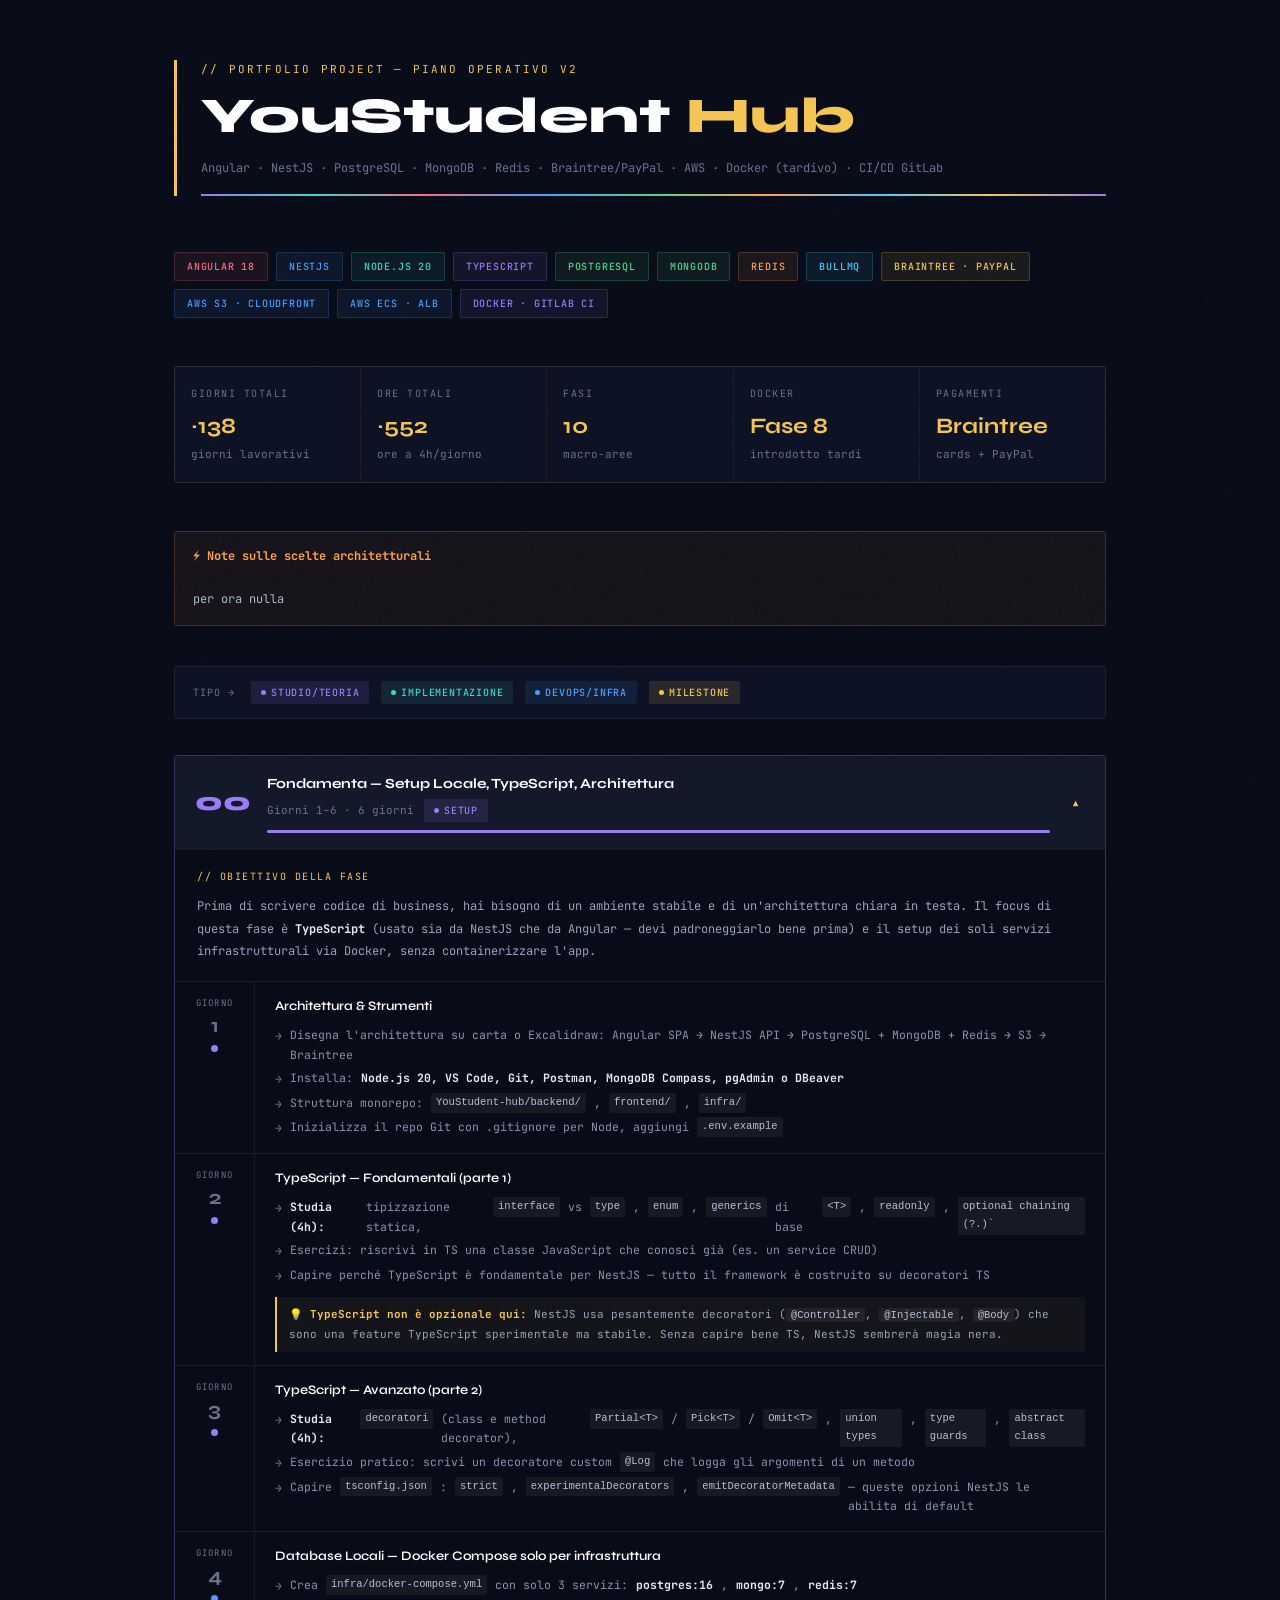
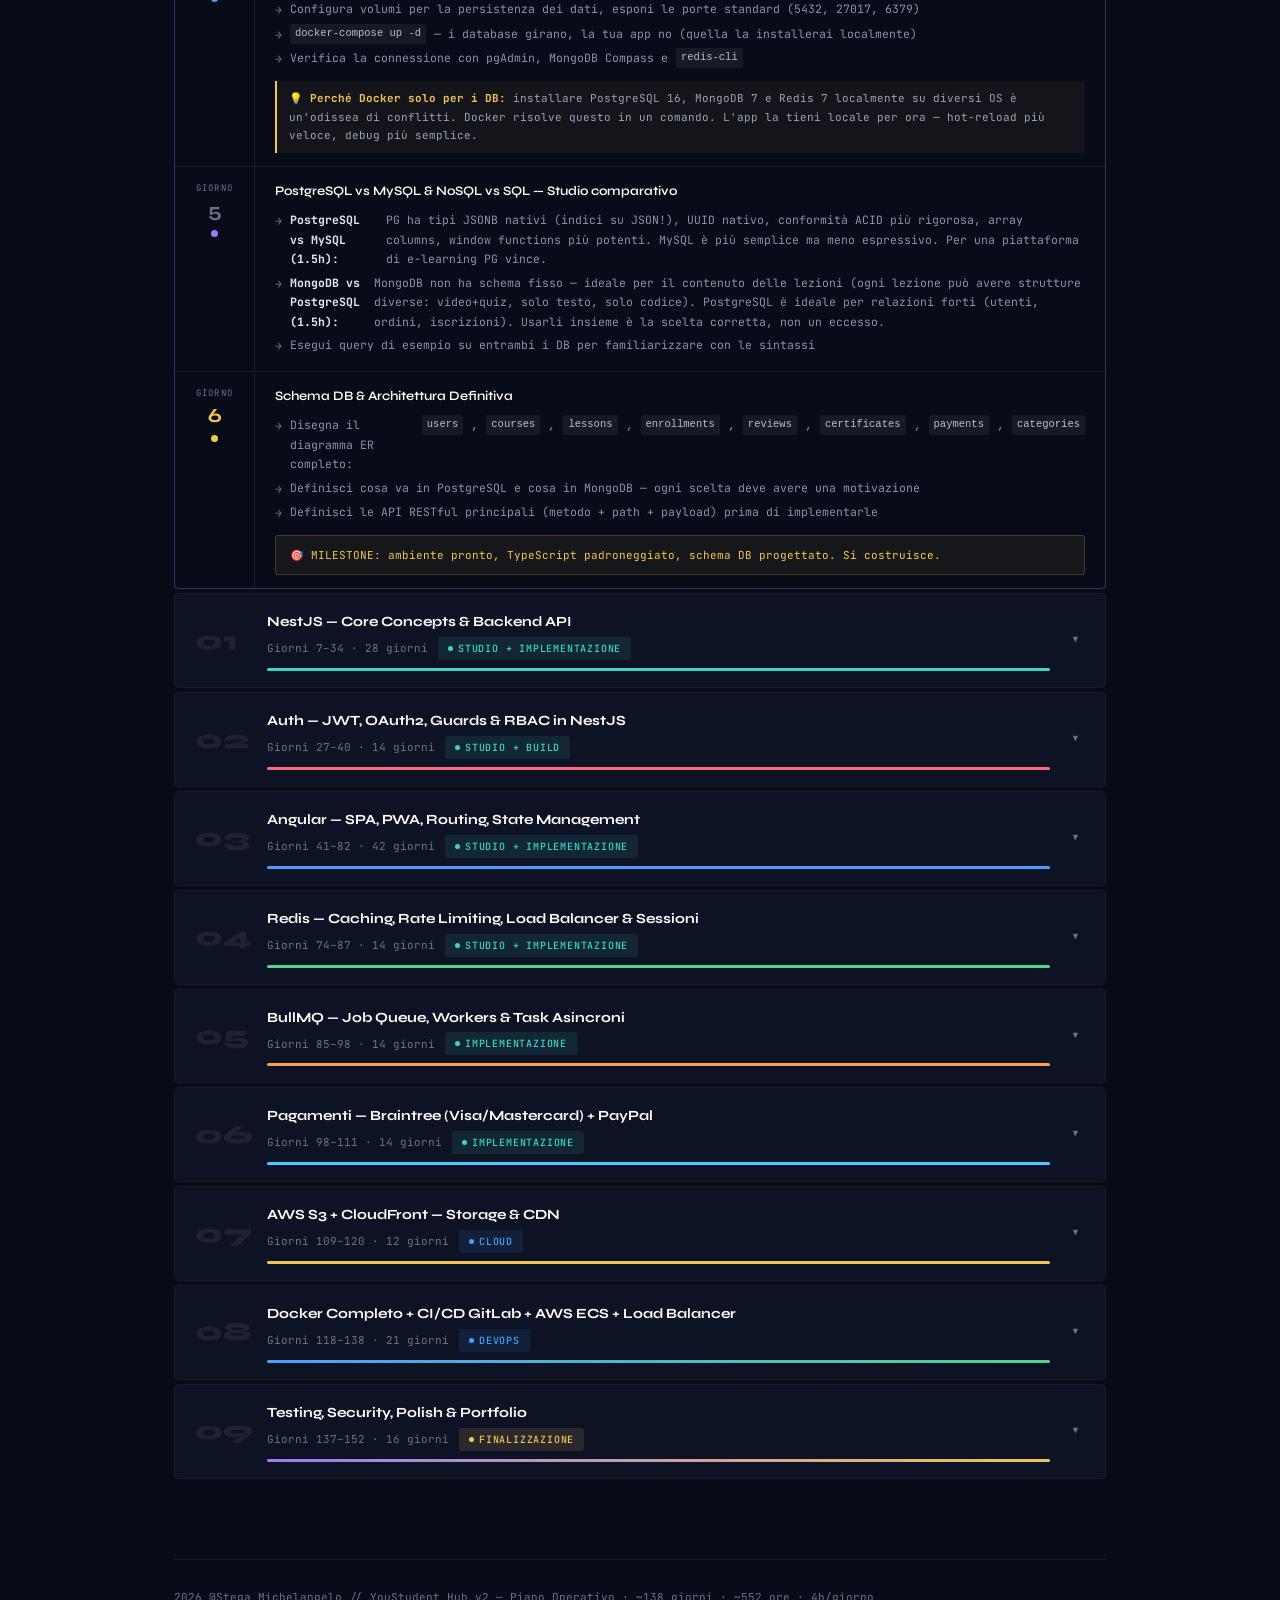
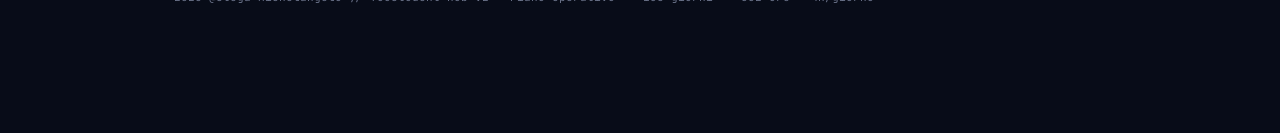
<file: devplan.html>
<!DOCTYPE html>
<html lang="it">
<head>
<meta charset="UTF-8">
<meta name="viewport" content="width=device-width, initial-scale=1.0">
<title>Student Hub — Project Plan v2</title>
<link href="https://fonts.googleapis.com/css2?family=Syne:wght@400;600;700;800&family=JetBrains+Mono:wght@300;400;500&display=swap" rel="stylesheet">
<style>
  :root {
    --bg: #080C18;
    --bg2: #0D1224;
    --bg3: #131929;
    --border: rgba(255,255,255,0.07);
    --gold: #F4C553;
    --gold-dim: rgba(244,197,83,0.15);
    --teal: #3DD6C8;
    --rose: #FF6B7A;
    --purple: #9B7CF4;
    --blue: #4A9EFF;
    --green: #52D48A;
    --orange: #FF9F4A;
    --cyan: #4AC8FF;
    --text: #E8EAF0;
    --muted: #6B738A;
    --accent-border: rgba(244,197,83,0.3);
  }
  * { box-sizing: border-box; margin: 0; padding: 0; }
  body {
    background: var(--bg);
    color: var(--text);
    font-family: 'JetBrains Mono', monospace;
    font-size: 13px;
    line-height: 1.7;
    min-height: 100vh;
  }
  body::before {
    content:'';
    position: fixed;
    inset: 0;
    background-image: url("data:image/svg+xml,%3Csvg viewBox='0 0 256 256' xmlns='http://www.w3.org/2000/svg'%3E%3Cfilter id='n'%3E%3CfeTurbulence type='fractalNoise' baseFrequency='0.9' numOctaves='4' stitchTiles='stitch'/%3E%3C/filter%3E%3Crect width='100%25' height='100%25' filter='url(%23n)' opacity='0.04'/%3E%3C/svg%3E");
    pointer-events: none;
    z-index: 0;
    opacity: 0.4;
  }
  .wrapper { position: relative; z-index: 1; max-width: 980px; margin: 0 auto; padding: 60px 24px 120px; }

  .header { margin-bottom: 56px; border-left: 3px solid var(--gold); padding-left: 24px; }
  .header-tag { font-size: 11px; letter-spacing: 0.2em; color: var(--gold); text-transform: uppercase; margin-bottom: 10px; }
  .header h1 { font-family: 'Syne', sans-serif; font-weight: 800; font-size: clamp(30px, 5vw, 50px); line-height: 1.1; color: #fff; margin-bottom: 8px; }
  .header h1 span { color: var(--gold); }
  .header-sub { color: var(--muted); font-size: 12px; margin-top: 14px; }
  .rainbow-bar { height: 2px; width: 100%; margin-top: 16px; background: linear-gradient(90deg, #9B7CF4,#3DD6C8,#FF6B7A,#4A9EFF,#52D48A,#FF9F4A,#4AC8FF,#F4C553,#9B7CF4); }

  /* STACK BADGES */
  .stack-row { display: flex; flex-wrap: wrap; gap: 8px; margin-bottom: 48px; }
  .stack-pill {
    display: inline-flex; align-items: center; gap: 6px;
    padding: 5px 12px; border-radius: 2px; font-size: 10px;
    letter-spacing: 0.08em; text-transform: uppercase; font-weight: 500;
    border: 1px solid;
  }
  .sp-red    { background: rgba(255,107,122,0.08); color: #FF6B7A; border-color: rgba(255,107,122,0.2); }
  .sp-blue   { background: rgba(74,158,255,0.08); color: #4A9EFF; border-color: rgba(74,158,255,0.2); }
  .sp-teal   { background: rgba(61,214,200,0.08); color: #3DD6C8; border-color: rgba(61,214,200,0.2); }
  .sp-purple { background: rgba(155,124,244,0.08); color: #9B7CF4; border-color: rgba(155,124,244,0.2); }
  .sp-green  { background: rgba(82,212,138,0.08); color: #52D48A; border-color: rgba(82,212,138,0.2); }
  .sp-orange { background: rgba(255,159,74,0.08); color: #FF9F4A; border-color: rgba(255,159,74,0.2); }
  .sp-cyan   { background: rgba(74,200,255,0.08); color: #4AC8FF; border-color: rgba(74,200,255,0.2); }
  .sp-gold   { background: rgba(244,197,83,0.08); color: #F4C553; border-color: rgba(244,197,83,0.2); }

  .stats { display: grid; grid-template-columns: repeat(auto-fit, minmax(130px, 1fr)); gap: 1px; background: var(--border); border: 1px solid var(--border); border-radius: 4px; margin-bottom: 48px; overflow: hidden; }
  .stat { background: var(--bg2); padding: 18px 16px; }
  .stat-label { font-size: 10px; color: var(--muted); letter-spacing: 0.15em; text-transform: uppercase; margin-bottom: 6px; }
  .stat-value { font-family: 'Syne', sans-serif; font-size: 22px; font-weight: 700; color: var(--gold); }
  .stat-unit { font-size: 11px; color: var(--muted); }

  /* NOTE BOX */
  .note-box { padding: 14px 18px; background: rgba(255,159,74,0.06); border: 1px solid rgba(255,159,74,0.2); border-radius: 4px; margin-bottom: 40px; font-size: 12px; color: #B0B8C8; line-height: 1.8; }
  .note-box strong { color: var(--orange); }

  .legend { display: flex; flex-wrap: wrap; gap: 12px; margin-bottom: 36px; padding: 14px 18px; background: var(--bg2); border: 1px solid var(--border); border-radius: 4px; align-items: center; }
  .legend-label { font-size: 10px; color: var(--muted); text-transform: uppercase; letter-spacing: 0.1em; margin-right: 4px; }
  .badge { display: inline-flex; align-items: center; gap: 5px; padding: 3px 10px; border-radius: 2px; font-size: 10px; letter-spacing: 0.08em; text-transform: uppercase; font-weight: 500; }
  .badge-dot { width: 5px; height: 5px; border-radius: 50%; }
  .badge.theory  { background: rgba(155,124,244,0.12); color: var(--purple); }
  .badge.theory .badge-dot  { background: var(--purple); }
  .badge.build   { background: rgba(61,214,200,0.1);  color: var(--teal); }
  .badge.build .badge-dot   { background: var(--teal); }
  .badge.devops  { background: rgba(74,158,255,0.1);  color: var(--blue); }
  .badge.devops .badge-dot  { background: var(--blue); }
  .badge.milestone { background: rgba(244,197,83,0.12); color: var(--gold); }
  .badge.milestone .badge-dot { background: var(--gold); }

  /* PHASE */
  .phase { margin-bottom: 4px; border: 1px solid var(--border); border-radius: 4px; overflow: hidden; transition: border-color 0.2s; }
  .phase:hover { border-color: rgba(255,255,255,0.13); }
  .phase.open { border-color: var(--accent-border); }
  .phase-header { display: grid; grid-template-columns: 56px 1fr auto; align-items: center; gap: 16px; padding: 16px 20px; cursor: pointer; background: var(--bg2); user-select: none; transition: background 0.15s; }
  .phase-header:hover { background: var(--bg3); }
  .phase.open .phase-header { background: var(--bg3); }
  .phase-num { font-family: 'Syne', sans-serif; font-size: 26px; font-weight: 800; color: var(--border); line-height: 1; }
  .phase-name { font-family: 'Syne', sans-serif; font-size: 14px; font-weight: 700; color: #fff; margin-bottom: 3px; }
  .phase-meta { display: flex; gap: 10px; align-items: center; flex-wrap: wrap; }
  .phase-days { font-size: 11px; color: var(--muted); }
  .phase-color-bar { height: 3px; border-radius: 2px; width: 100%; margin-top: 8px; }
  .phase-toggle { font-size: 18px; color: var(--muted); transition: transform 0.2s, color 0.2s; padding: 4px; }
  .phase.open .phase-toggle { transform: rotate(180deg); color: var(--gold); }
  .phase-body { display: none; border-top: 1px solid var(--border); }
  .phase.open .phase-body { display: block; }

  /* CONCEPT BOX */
  .concept-box { padding: 18px 22px; background: var(--bg); border-bottom: 1px solid var(--border); }
  .concept-title { font-size: 10px; letter-spacing: 0.15em; text-transform: uppercase; color: var(--gold); margin-bottom: 10px; }
  .concept-text { color: #9BA3BA; font-size: 12px; line-height: 1.9; }
  .concept-text strong { color: var(--text); }

  /* DAYS */
  .day-row { display: grid; grid-template-columns: 80px 1fr; border-bottom: 1px solid var(--border); transition: background 0.1s; }
  .day-row:last-child { border-bottom: none; }
  .day-row:hover { background: rgba(255,255,255,0.02); }
  .day-num-col { display: flex; flex-direction: column; align-items: center; justify-content: flex-start; padding: 14px 8px; border-right: 1px solid var(--border); gap: 5px; }
  .day-label { font-size: 9px; color: var(--muted); letter-spacing: 0.12em; text-transform: uppercase; }
  .day-number { font-family: 'Syne', sans-serif; font-size: 20px; font-weight: 700; color: var(--muted); line-height: 1; }
  .day-row.milestone-day .day-number { color: var(--gold); }
  .day-type-dot { width: 7px; height: 7px; border-radius: 50%; margin-top: 4px; }
  .day-content-col { padding: 13px 20px; }
  .day-title { font-family: 'Syne', sans-serif; font-size: 13px; font-weight: 600; color: #fff; margin-bottom: 6px; }
  .day-tasks { list-style: none; color: #8A93A8; font-size: 11.5px; }
  .day-tasks li { padding: 2px 0; display: flex; gap: 8px; align-items: flex-start; }
  .day-tasks li::before { content: '→'; color: var(--muted); flex-shrink: 0; margin-top: 1px; }
  .day-tasks li strong { color: var(--text); }
  .tip-box { margin-top: 10px; padding: 8px 12px; background: rgba(244,197,83,0.05); border-left: 2px solid var(--gold); font-size: 11px; color: #9BA3BA; }
  .tip-box strong { color: var(--gold); }
  .warn-box { margin-top: 10px; padding: 8px 12px; background: rgba(255,107,122,0.05); border-left: 2px solid var(--rose); font-size: 11px; color: #9BA3BA; }
  .warn-box strong { color: var(--rose); }
  .milestone-banner { background: rgba(244,197,83,0.06); border: 1px solid rgba(244,197,83,0.2); border-radius: 3px; padding: 10px 14px; margin-top: 10px; font-size: 11px; color: var(--gold); display: flex; align-items: center; gap: 8px; }

  /* PHASE COLORS */
  .ph0 .phase-color-bar { background: var(--purple); }
  .ph0 .phase.open { border-color: rgba(155,124,244,0.35); }
  .ph0 .phase.open .phase-num { color: var(--purple); }

  .ph1 .phase-color-bar { background: var(--teal); }
  .ph1 .phase.open { border-color: rgba(61,214,200,0.35); }
  .ph1 .phase.open .phase-num { color: var(--teal); }

  .ph2 .phase-color-bar { background: var(--rose); }
  .ph2 .phase.open { border-color: rgba(255,107,122,0.35); }
  .ph2 .phase.open .phase-num { color: var(--rose); }

  .ph3 .phase-color-bar { background: var(--blue); }
  .ph3 .phase.open { border-color: rgba(74,158,255,0.35); }
  .ph3 .phase.open .phase-num { color: var(--blue); }

  .ph4 .phase-color-bar { background: var(--green); }
  .ph4 .phase.open { border-color: rgba(82,212,138,0.35); }
  .ph4 .phase.open .phase-num { color: var(--green); }

  .ph5 .phase-color-bar { background: var(--orange); }
  .ph5 .phase.open { border-color: rgba(255,159,74,0.35); }
  .ph5 .phase.open .phase-num { color: var(--orange); }

  .ph6 .phase-color-bar { background: var(--cyan); }
  .ph6 .phase.open { border-color: rgba(74,200,255,0.35); }
  .ph6 .phase.open .phase-num { color: var(--cyan); }

  .ph7 .phase-color-bar { background: var(--gold); }
  .ph7 .phase.open { border-color: rgba(244,197,83,0.35); }
  .ph7 .phase.open .phase-num { color: var(--gold); }

  .ph8 .phase-color-bar { background: linear-gradient(90deg,#4A9EFF,#52D48A); }
  .ph8 .phase.open { border-color: rgba(74,158,255,0.35); }
  .ph8 .phase.open .phase-num { color: var(--blue); }

  .ph9 .phase-color-bar { background: linear-gradient(90deg,var(--purple),var(--gold)); }
  .ph9 .phase.open { border-color: rgba(244,197,83,0.35); }
  .ph9 .phase.open .phase-num { color: var(--gold); }

  code { background: rgba(255,255,255,0.06); padding: 1px 5px; border-radius: 2px; font-size: 10.5px; color: #B8C0D8; }

  .footer { margin-top: 80px; padding-top: 28px; border-top: 1px solid var(--border); color: var(--muted); font-size: 11px; }

  @media(max-width:600px) {
    .day-row { grid-template-columns: 60px 1fr; }
    .stats { grid-template-columns: 1fr 1fr; }
    .phase-header { grid-template-columns: 36px 1fr auto; gap: 10px; }
    .phase-num { font-size: 18px; }
  }
</style>
</head>
<body>
<div class="wrapper">

  <div class="header">
    <div class="header-tag">// Portfolio Project — Piano Operativo v2</div>
    <h1>YouStudent <span>Hub</span></h1>
    <div class="header-sub">Angular · NestJS · PostgreSQL · MongoDB · Redis · Braintree/PayPal · AWS · Docker (tardivo) · CI/CD GitLab</div>
    <div class="rainbow-bar"></div>
  </div>

  <div class="stack-row">
    <span class="stack-pill sp-red">Angular 18</span>
    <span class="stack-pill sp-blue">NestJS</span>
    <span class="stack-pill sp-teal">Node.js 20</span>
    <span class="stack-pill sp-purple">TypeScript</span>
    <span class="stack-pill sp-green">PostgreSQL</span>
    <span class="stack-pill sp-green">MongoDB</span>
    <span class="stack-pill sp-orange">Redis</span>
    <span class="stack-pill sp-cyan">BullMQ</span>
    <span class="stack-pill sp-gold">Braintree · PayPal</span>
    <span class="stack-pill sp-blue">AWS S3 · CloudFront</span>
    <span class="stack-pill sp-blue">AWS ECS · ALB</span>
    <span class="stack-pill sp-purple">Docker · GitLab CI</span>
  </div>

  <div class="stats">
    <div class="stat"><div class="stat-label">Giorni totali</div><div class="stat-value">~138</div><div class="stat-unit">giorni lavorativi</div></div>
    <div class="stat"><div class="stat-label">Ore totali</div><div class="stat-value">~552</div><div class="stat-unit">ore a 4h/giorno</div></div>
    <div class="stat"><div class="stat-label">Fasi</div><div class="stat-value">10</div><div class="stat-unit">macro-aree</div></div>
    <div class="stat"><div class="stat-label">Docker</div><div class="stat-value">Fase 8</div><div class="stat-unit">introdotto tardi</div></div>
    <div class="stat"><div class="stat-label">Pagamenti</div><div class="stat-value">Braintree</div><div class="stat-unit">cards + PayPal</div></div>
  </div>

  <div class="note-box">
    <strong>⚡ Note sulle scelte architetturali</strong><br><br>
    <p>per ora nulla</p>
  </div>

  <div class="legend">
    <span class="legend-label">Tipo →</span>
    <span class="badge theory"><span class="badge-dot"></span>Studio/Teoria</span>
    <span class="badge build"><span class="badge-dot"></span>Implementazione</span>
    <span class="badge devops"><span class="badge-dot"></span>DevOps/Infra</span>
    <span class="badge milestone"><span class="badge-dot"></span>Milestone</span>
  </div>

  <!-- ===== PHASE 00 ===== -->
  <div class="ph0">
  <div class="phase" id="ph0">
    <div class="phase-header" onclick="toggle('ph0')">
      <div class="phase-num">00</div>
      <div class="phase-info">
        <div class="phase-name">Fondamenta — Setup Locale, TypeScript, Architettura</div>
        <div class="phase-meta"><span class="phase-days">Giorni 1–6 · 6 giorni</span><span class="badge theory"><span class="badge-dot"></span>Setup</span></div>
        <div class="phase-color-bar"></div>
      </div>
      <div class="phase-toggle">▾</div>
    </div>
    <div class="phase-body">
      <div class="concept-box">
        <div class="concept-title">// Obiettivo della fase</div>
        <div class="concept-text">Prima di scrivere codice di business, hai bisogno di un ambiente stabile e di un'architettura chiara in testa. Il focus di questa fase è <strong>TypeScript</strong> (usato sia da NestJS che da Angular — devi padroneggiarlo bene prima) e il setup dei soli servizi infrastrutturali via Docker, senza containerizzare l'app.</div>
      </div>
      <div class="days-list">

        <div class="day-row">
          <div class="day-num-col"><span class="day-label">giorno</span><span class="day-number">1</span><span class="day-type-dot" style="background:var(--purple)"></span></div>
          <div class="day-content-col">
            <div class="day-title">Architettura & Strumenti</div>
            <ul class="day-tasks">
              <li>Disegna l'architettura su carta o Excalidraw: Angular SPA → NestJS API → PostgreSQL + MongoDB + Redis → S3 → Braintree</li>
              <li>Installa: <strong>Node.js 20, VS Code, Git, Postman, MongoDB Compass, pgAdmin o DBeaver</strong></li>
              <li>Struttura monorepo: <code>YouStudent-hub/backend/</code>, <code>frontend/</code>, <code>infra/</code></li>
              <li>Inizializza il repo Git con .gitignore per Node, aggiungi <code>.env.example</code></li>
            </ul>
          </div>
        </div>

        <div class="day-row">
          <div class="day-num-col"><span class="day-label">giorno</span><span class="day-number">2</span><span class="day-type-dot" style="background:var(--purple)"></span></div>
          <div class="day-content-col">
            <div class="day-title">TypeScript — Fondamentali (parte 1)</div>
            <ul class="day-tasks">
              <li><strong>Studia (4h):</strong> tipizzazione statica, <code>interface</code> vs <code>type</code>, <code>enum</code>, <code>generics</code> di base <code>&lt;T&gt;</code>, <code>readonly</code>, <code>optional chaining (?.)` </code></li>
              <li>Esercizi: riscrivi in TS una classe JavaScript che conosci già (es. un service CRUD)</li>
              <li>Capire perché TypeScript è fondamentale per NestJS — tutto il framework è costruito su decoratori TS</li>
            </ul>
            <div class="tip-box"><strong>💡 TypeScript non è opzionale qui:</strong> NestJS usa pesantemente decoratori (<code>@Controller</code>, <code>@Injectable</code>, <code>@Body</code>) che sono una feature TypeScript sperimentale ma stabile. Senza capire bene TS, NestJS sembrerà magia nera.</div>
          </div>
        </div>

        <div class="day-row">
          <div class="day-num-col"><span class="day-label">giorno</span><span class="day-number">3</span><span class="day-type-dot" style="background:var(--purple)"></span></div>
          <div class="day-content-col">
            <div class="day-title">TypeScript — Avanzato (parte 2)</div>
            <ul class="day-tasks">
              <li><strong>Studia (4h):</strong> <code>decoratori</code> (class e method decorator), <code>Partial&lt;T&gt;</code> / <code>Pick&lt;T&gt;</code> / <code>Omit&lt;T&gt;</code>, <code>union types</code>, <code>type guards</code>, <code>abstract class</code></li>
              <li>Esercizio pratico: scrivi un decoratore custom <code>@Log</code> che logga gli argomenti di un metodo</li>
              <li>Capire <code>tsconfig.json</code>: <code>strict</code>, <code>experimentalDecorators</code>, <code>emitDecoratorMetadata</code> — queste opzioni NestJS le abilita di default</li>
            </ul>
          </div>
        </div>

        <div class="day-row">
          <div class="day-num-col"><span class="day-label">giorno</span><span class="day-number">4</span><span class="day-type-dot" style="background:var(--blue)"></span></div>
          <div class="day-content-col">
            <div class="day-title">Database Locali — Docker Compose solo per infrastruttura</div>
            <ul class="day-tasks">
              <li>Crea <code>infra/docker-compose.yml</code> con solo 3 servizi: <strong>postgres:16</strong>, <strong>mongo:7</strong>, <strong>redis:7</strong></li>
              <li>Configura volumi per la persistenza dei dati, esponi le porte standard (5432, 27017, 6379)</li>
              <li><code>docker-compose up -d</code> — i database girano, la tua app no (quella la installerai localmente)</li>
              <li>Verifica la connessione con pgAdmin, MongoDB Compass e <code>redis-cli</code></li>
            </ul>
            <div class="tip-box"><strong>💡 Perché Docker solo per i DB:</strong> installare PostgreSQL 16, MongoDB 7 e Redis 7 localmente su diversi OS è un'odissea di conflitti. Docker risolve questo in un comando. L'app la tieni locale per ora — hot-reload più veloce, debug più semplice.</div>
          </div>
        </div>

        <div class="day-row">
          <div class="day-num-col"><span class="day-label">giorno</span><span class="day-number">5</span><span class="day-type-dot" style="background:var(--purple)"></span></div>
          <div class="day-content-col">
            <div class="day-title">PostgreSQL vs MySQL & NoSQL vs SQL — Studio comparativo</div>
            <ul class="day-tasks">
              <li><strong>PostgreSQL vs MySQL (1.5h):</strong> PG ha tipi JSONB nativi (indici su JSON!), UUID nativo, conformità ACID più rigorosa, array columns, window functions più potenti. MySQL è più semplice ma meno espressivo. Per una piattaforma di e-learning PG vince.</li>
              <li><strong>MongoDB vs PostgreSQL (1.5h):</strong> MongoDB non ha schema fisso — ideale per il contenuto delle lezioni (ogni lezione può avere strutture diverse: video+quiz, solo testo, solo codice). PostgreSQL è ideale per relazioni forti (utenti, ordini, iscrizioni). Usarli insieme è la scelta corretta, non un eccesso.</li>
              <li>Esegui query di esempio su entrambi i DB per familiarizzare con le sintassi</li>
            </ul>
          </div>
        </div>

        <div class="day-row milestone-day">
          <div class="day-num-col"><span class="day-label">giorno</span><span class="day-number">6</span><span class="day-type-dot" style="background:var(--gold)"></span></div>
          <div class="day-content-col">
            <div class="day-title">Schema DB & Architettura Definitiva</div>
            <ul class="day-tasks">
              <li>Disegna il diagramma ER completo: <code>users</code>, <code>courses</code>, <code>lessons</code>, <code>enrollments</code>, <code>reviews</code>, <code>certificates</code>, <code>payments</code>, <code>categories</code></li>
              <li>Definisci cosa va in PostgreSQL e cosa in MongoDB — ogni scelta deve avere una motivazione</li>
              <li>Definisci le API RESTful principali (metodo + path + payload) prima di implementarle</li>
            </ul>
            <div class="milestone-banner">🎯 MILESTONE: ambiente pronto, TypeScript padroneggiato, schema DB progettato. Si costruisce.</div>
          </div>
        </div>

      </div>
    </div>
  </div>
  </div>

  <!-- ===== PHASE 01 ===== -->
  <div class="ph1">
  <div class="phase" id="ph1">
    <div class="phase-header" onclick="toggle('ph1')">
      <div class="phase-num">01</div>
      <div class="phase-info">
        <div class="phase-name">NestJS — Core Concepts & Backend API</div>
        <div class="phase-meta"><span class="phase-days">Giorni 7–34 · 28 giorni</span><span class="badge build"><span class="badge-dot"></span>Studio + Implementazione</span></div>
        <div class="phase-color-bar"></div>
      </div>
      <div class="phase-toggle">▾</div>
    </div>
    <div class="phase-body">
      <div class="concept-box">
        <div class="concept-title">// I building block di NestJS — impararli nell'ordine giusto</div>
        <div class="concept-text">
          NestJS ha un'architettura fortemente ispirata ad Angular (moduli, dependency injection, decoratori). I concetti vanno imparati in questo ordine:<br><br>
          <strong>Module:</strong> unità organizzativa. Ogni feature è un modulo (<code>UsersModule</code>, <code>CoursesModule</code>). Il modulo radice è <code>AppModule</code>. I moduli dichiarano cosa esportano e cosa importano da altri moduli.<br><br>
          <strong>Controller:</strong> gestisce le richieste HTTP. Mappa i path (<code>@Get('/courses')</code>), estrae parametri (<code>@Param</code>, <code>@Body</code>, <code>@Query</code>), delega la logica al Service.<br><br>
          <strong>Service:</strong> contiene tutta la logica di business. È <code>@Injectable()</code> — NestJS gestisce il suo ciclo di vita e lo inietta dove serve (dependency injection).<br><br>
          <strong>DTO (Data Transfer Object):</strong> classe TypeScript che descrive la forma dei dati in ingresso. Usata con <code>class-validator</code> per la validazione automatica.<br><br>
          <strong>Pipe:</strong> trasforma o valida i dati <em>prima</em> che arrivino al controller. La <code>ValidationPipe</code> globale usa i DTO per validare automaticamente ogni richiesta.<br><br>
          <strong>Guard:</strong> decide se una richiesta può procedere. Esempio: <code>JwtAuthGuard</code> verifica che il token JWT sia valido. Se il guard ritorna <code>false</code>, NestJS risponde automaticamente 401/403.<br><br>
          <strong>Interceptor:</strong> wrappa la richiesta/risposta. Usi: logging, trasformazione della risposta, caching, timeout globale.
        </div>
      </div>
      <div class="days-list">

        <div class="day-row">
          <div class="day-num-col"><span class="day-label">giorno</span><span class="day-number">7</span><span class="day-type-dot" style="background:var(--purple)"></span></div>
          <div class="day-content-col">
            <div class="day-title">NestJS — Installazione & Primo Progetto</div>
            <ul class="day-tasks">
              <li><strong>Studia (1.5h):</strong> leggi la documentazione NestJS — First Steps, Controllers, Providers. Capisci come il framework è strutturato prima di usarlo.</li>
              <li>Installa la CLI: <code>npm i -g @nestjs/cli</code> e crea il progetto: <code>nest new backend</code></li>
              <li>Esplora la struttura generata: <code>app.module.ts</code>, <code>app.controller.ts</code>, <code>app.service.ts</code></li>
              <li>Aggiungi un endpoint custom <code>GET /health</code> che restituisce <code>{"status":"ok","timestamp":"..."}</code> — ti servirà per l'AWS health check più avanti</li>
            </ul>
          </div>
        </div>

        <div class="day-row">
          <div class="day-num-col"><span class="day-label">giorno</span><span class="day-number">8</span><span class="day-type-dot" style="background:var(--purple)"></span></div>
          <div class="day-content-col">
            <div class="day-title">Module System & Dependency Injection</div>
            <ul class="day-tasks">
              <li><strong>Studia (1.5h):</strong> come funziona il DI container di NestJS — <code>providers</code>, <code>exports</code>, <code>imports</code> nel decoratore <code>@Module()</code>. Capire perché un Service deve essere nel provider array del modulo corretto.</li>
              <li>Crea il modulo <code>UsersModule</code> con <code>nest generate module users</code></li>
              <li>Crea <code>UsersController</code> e <code>UsersService</code> con la CLI — osserva come vengono automaticamente registrati nel modulo</li>
              <li>Sperimenta l'injection: inietta <code>UsersService</code> nel costruttore di <code>UsersController</code> e capisce come NestJS risolve la dipendenza</li>
            </ul>
          </div>
        </div>

        <div class="day-row">
          <div class="day-num-col"><span class="day-label">giorno</span><span class="day-number">9</span><span class="day-type-dot" style="background:var(--teal)"></span></div>
          <div class="day-content-col">
            <div class="day-title">DTOs & ValidationPipe</div>
            <ul class="day-tasks">
              <li>Installa: <code>npm i class-validator class-transformer</code></li>
              <li>Crea <code>create-user.dto.ts</code> con decoratori di validazione: <code>@IsEmail()</code>, <code>@IsString()</code>, <code>@MinLength(8)</code>, <code>@IsEnum(UserRole)</code></li>
              <li>Abilita la <code>ValidationPipe</code> globalmente in <code>main.ts</code> con <code>whitelist: true</code> (rimuove automaticamente i campi non presenti nel DTO) e <code>transform: true</code> (converte automaticamente i tipi)</li>
              <li>Testa con Postman: invia un payload invalido e verifica che NestJS risponda 400 con i dettagli degli errori di validazione</li>
            </ul>
            <div class="tip-box"><strong>💡 whitelist: true</strong> è fondamentale per la sicurezza: impedisce che dati extra nel body vengano passati al service. Un utente non può inviare <code>"isAdmin": true</code> e aspettarsi che funzioni.</div>
          </div>
        </div>

        <div class="day-row">
          <div class="day-num-col"><span class="day-label">giorno</span><span class="day-number">10-11</span><span class="day-type-dot" style="background:var(--teal)"></span></div>
          <div class="day-content-col">
            <div class="day-title">TypeORM + PostgreSQL — Entities & Migrations (2 giorni)</div>
            <ul class="day-tasks">
              <li>Installa: <code>@nestjs/typeorm typeorm pg</code>. Configura <code>TypeOrmModule.forRoot()</code> in <code>AppModule</code> puntando al container PostgreSQL</li>
              <li>Crea l'entity <code>User</code> con decoratori TypeORM: <code>@Entity()</code>, <code>@Column()</code>, <code>@PrimaryGeneratedColumn('uuid')</code>, <code>@CreateDateColumn()</code></li>
              <li>Crea una migrazione con TypeORM CLI: capire la differenza tra <code>synchronize: true</code> (solo dev, pericoloso in prod) e le migrazioni esplicite (prod)</li>
              <li>Secondo giorno: entity <code>Course</code> con relation <code>@ManyToOne(() => User)</code> verso instructor, entity <code>Category</code>, <code>Lesson</code></li>
            </ul>
          </div>
        </div>

        <div class="day-row">
          <div class="day-num-col"><span class="day-label">giorno</span><span class="day-number">12-13</span><span class="day-type-dot" style="background:var(--teal)"></span></div>
          <div class="day-content-col">
            <div class="day-title">Repository Pattern & CRUD Courses (2 giorni)</div>
            <ul class="day-tasks">
              <li>Usa <code>@InjectRepository(Course)</code> nel CoursesService per avere accesso al repository TypeORM</li>
              <li>Implementa tutti i metodi CRUD: <code>findAll()</code> con paginazione e filtri, <code>findBySlug()</code>, <code>create()</code>, <code>update()</code>, <code>remove()</code></li>
              <li>CoursesController con tutti gli endpoint REST mappati ai metodi del service</li>
              <li>Aggiungi <code>@nestjs/swagger</code> e decora i DTO e i controller — genera automaticamente la documentazione OpenAPI su <code>/api/docs</code></li>
            </ul>
          </div>
        </div>

        <div class="day-row">
          <div class="day-num-col"><span class="day-label">giorno</span><span class="day-number">14-15</span><span class="day-type-dot" style="background:var(--teal)"></span></div>
          <div class="day-content-col">
            <div class="day-title">Mongoose + MongoDB — Lesson Content (2 giorni)</div>
            <ul class="day-tasks">
              <li>Installa <code>@nestjs/mongoose mongoose</code>. Configura <code>MongooseModule.forRoot()</code> in <code>AppModule</code></li>
              <li>Crea lo Schema Mongoose <code>LessonContent</code>: <code>lessonId</code> (FK verso PostgreSQL), <code>videoUrl</code>, <code>transcript</code>, <code>attachments</code>, <code>quiz: [{question, options, correctAnswer, explanation}]</code></li>
              <li>Service che gestisce il documento MongoDB e il riferimento (content_id) salvato su PostgreSQL</li>
              <li>Endpoint <code>GET /lessons/:id/content</code>: fonde dati da PostgreSQL + MongoDB in una singola risposta</li>
            </ul>
          </div>
        </div>

        <div class="day-row">
          <div class="day-num-col"><span class="day-label">giorno</span><span class="day-number">16-17</span><span class="day-type-dot" style="background:var(--teal)"></span></div>
          <div class="day-content-col">
            <div class="day-title">Interceptors — Response Transform & Logging (2 giorni)</div>
            <ul class="day-tasks">
              <li><strong>Studia (1h):</strong> il ciclo di vita di un Interceptor in NestJS — pre-handler e post-handler con RxJS <code>tap()</code> e <code>map()</code></li>
              <li>Crea un <code>TransformInterceptor</code> globale che wrappa tutte le risposte in: <code>{"data": ..., "statusCode": 200, "timestamp": "..."}</code></li>
              <li>Crea un <code>LoggingInterceptor</code>: logga method, path, status code e tempo di risposta per ogni richiesta</li>
              <li>Crea un <code>TimeoutInterceptor</code>: se un endpoint non risponde entro 10 secondi, ritorna 504</li>
            </ul>
          </div>
        </div>

        <div class="day-row">
          <div class="day-num-col"><span class="day-label">giorno</span><span class="day-number">18-19</span><span class="day-type-dot" style="background:var(--teal)"></span></div>
          <div class="day-content-col">
            <div class="day-title">Exception Filters & Error Handling (2 giorni)</div>
            <ul class="day-tasks">
              <li><strong>Studia (1h):</strong> le eccezioni built-in di NestJS (<code>NotFoundException</code>, <code>ForbiddenException</code>, <code>ConflictException</code>, ecc.) — quando usare ognuna</li>
              <li>Crea un <code>HttpExceptionFilter</code> globale che standardizza il formato di TUTTI gli errori: <code>{"error": "NOT_FOUND", "message": "...", "statusCode": 404, "path": "..."}</code></li>
              <li>Gestisci anche gli errori di TypeORM (es. violazione di unique constraint) — trasformali in <code>ConflictException</code> invece di lasciare passare un errore 500</li>
              <li>Testa ogni tipo di errore con Postman e verifica la consistenza della risposta</li>
            </ul>
          </div>
        </div>

        <div class="day-row">
          <div class="day-num-col"><span class="day-label">giorno</span><span class="day-number">20-22</span><span class="day-type-dot" style="background:var(--teal)"></span></div>
          <div class="day-content-col">
            <div class="day-title">Enrollment, Review, Certificate — API Complete (3 giorni)</div>
            <ul class="day-tasks">
              <li>Genera tutti i moduli, controller, service, DTO per enrollments, reviews, certificates con la NestJS CLI</li>
              <li>Logica di enrollement: verifica che il corso sia published, che l'utente non sia già iscritto, crea l'enrollment</li>
              <li>Logica di progresso: aggiorna la percentuale, emetti un <strong>evento interno NestJS</strong> (<code>EventEmitter2</code>) quando il progresso raggiunge il 100%</li>
              <li>Il listener dell'evento triggera la generazione del certificato in background</li>
            </ul>
          </div>
        </div>

        <div class="day-row">
          <div class="day-num-col"><span class="day-label">giorno</span><span class="day-number">23-25</span><span class="day-type-dot" style="background:var(--teal)"></span></div>
          <div class="day-content-col">
            <div class="day-title">Custom Pipes & Advanced Validation (3 giorni)</div>
            <ul class="day-tasks">
              <li><strong>Studia (1h):</strong> quando creare una Pipe custom invece di usare solo class-validator — scenari: validazione cross-field, trasformazione complessa, parsing di valori</li>
              <li>Crea <code>ParseUuidPipe</code> custom: valida che un parametro sia un UUID valido, lancia <code>BadRequestException</code> se non lo è</li>
              <li>Crea <code>FileSizePipe</code>: valida la dimensione di un file caricato</li>
              <li>Applica le pipe a livello di parametro: <code>@Param('id', ParseUuidPipe)</code></li>
            </ul>
          </div>
        </div>

        <div class="day-row milestone-day">
          <div class="day-num-col"><span class="day-label">giorno</span><span class="day-number">26</span><span class="day-type-dot" style="background:var(--gold)"></span></div>
          <div class="day-content-col">
            <div class="day-title">API Review & Documentazione Swagger</div>
            <ul class="day-tasks">
              <li>Revisiona tutti gli endpoint: sono consistenti? I DTO coprono tutti i casi? Gli errori sono standardizzati?</li>
              <li>Completa la documentazione Swagger con <code>@ApiOperation</code>, <code>@ApiResponse</code>, <code>@ApiBearerAuth</code> su ogni controller</li>
              <li>Testa ogni endpoint con Postman in modo sistematico con casi positivi e negativi</li>
            </ul>
            <div class="milestone-banner">🎯 MILESTONE: backend NestJS completo con tutti i building block (Module, Controller, Service, DTO, Pipe, Interceptor, Filter). API documentata.</div>
          </div>
        </div>

      </div>
    </div>
  </div>
  </div>

  <!-- ===== PHASE 02 ===== -->
  <div class="ph2">
  <div class="phase" id="ph2">
    <div class="phase-header" onclick="toggle('ph2')">
      <div class="phase-num">02</div>
      <div class="phase-info">
        <div class="phase-name">Auth — JWT, OAuth2, Guards & RBAC in NestJS</div>
        <div class="phase-meta"><span class="phase-days">Giorni 27–40 · 14 giorni</span><span class="badge build"><span class="badge-dot"></span>Studio + Build</span></div>
        <div class="phase-color-bar"></div>
      </div>
      <div class="phase-toggle">▾</div>
    </div>
    <div class="phase-body">
      <div class="concept-box">
        <div class="concept-title">// JWT, OAuth2 e RBAC — la triade dell'autenticazione moderna</div>
        <div class="concept-text">
          <strong>JWT (JSON Web Token):</strong> token firmato crittograficamente diviso in tre parti (Header.Payload.Signature). Il server lo genera al login, il client lo invia nell'header <code>Authorization: Bearer &lt;token&gt;</code>. Il server lo verifica con la chiave segreta senza query al DB — è <em>stateless</em>. Ha una scadenza (<code>exp</code>): normalmente 15 minuti per l'access token, 7 giorni per il refresh token.<br><br>
          <strong>OAuth2:</strong> protocollo di delega dell'autenticazione. "Google certifica che questo utente è chi dice di essere." Il tuo backend riceve un token Google, lo verifica, e poi emette il proprio JWT. Non è alternativo a JWT — sono complementari.<br><br>
          <strong>RBAC (Role-Based Access Control):</strong> ogni utente ha un ruolo (<code>student</code>, <code>instructor</code>, <code>admin</code>), ogni ruolo mappa a permessi. In NestJS si implementa con i <strong>Guards</strong> — il posto architetturalmente corretto per il controllo accessi.
        </div>
      </div>
      <div class="days-list">

        <div class="day-row">
          <div class="day-num-col"><span class="day-label">giorno</span><span class="day-number">27</span><span class="day-type-dot" style="background:var(--purple)"></span></div>
          <div class="day-content-col">
            <div class="day-title">JWT — Teoria + Passport.js in NestJS</div>
            <ul class="day-tasks">
              <li><strong>Studia (2h):</strong> anatomia del JWT, algoritmo di firma HMAC-SHA256, differenza tra access e refresh token, dove conservarli (HttpOnly cookie per il refresh, memory per l'access)</li>
              <li>Installa: <code>@nestjs/passport passport passport-jwt @nestjs/jwt bcrypt</code></li>
              <li>Capisci come Passport.js si integra con NestJS: <code>Strategy</code> → <code>AuthGuard</code> — il Guard chiama la Strategy, la Strategy valida il token, injetta l'utente nella request</li>
              <li>Crea <code>AuthModule</code> con <code>JwtModule.registerAsync()</code> che legge la secret dal ConfigService</li>
            </ul>
          </div>
        </div>

        <div class="day-row">
          <div class="day-num-col"><span class="day-label">giorno</span><span class="day-number">28-29</span><span class="day-type-dot" style="background:var(--rose)"></span></div>
          <div class="day-content-col">
            <div class="day-title">Implementazione JWT + Refresh Token (2 giorni)</div>
            <ul class="day-tasks">
              <li>Crea <code>JwtStrategy</code> (estende <code>PassportStrategy</code>): estrae il payload dal token, verifica che l'utente esista ancora nel DB</li>
              <li>Crea <code>JwtAuthGuard</code>: usa <code>@UseGuards(JwtAuthGuard)</code> sugli endpoint protetti — oppure applica globalmente e usa <code>@Public()</code> per le eccezioni</li>
              <li>Endpoint <code>POST /auth/login</code>: verifica email + password (bcrypt), genera access token (15min) e refresh token (7gg)</li>
              <li>Endpoint <code>POST /auth/refresh</code>: riceve il refresh token (da cookie HttpOnly), genera nuovo access token. Salva l'hash del refresh token nel DB per invalidarlo al logout</li>
              <li>Endpoint <code>POST /auth/logout</code>: invalida il refresh token nel DB</li>
            </ul>
          </div>
        </div>

        <div class="day-row">
          <div class="day-num-col"><span class="day-label">giorno</span><span class="day-number">30</span><span class="day-type-dot" style="background:var(--purple)"></span></div>
          <div class="day-content-col">
            <div class="day-title">OAuth2 — Flusso Authorization Code (Teoria)</div>
            <ul class="day-tasks">
              <li><strong>Studia (2h):</strong> i 4 grant types OAuth2, perché Authorization Code è il più sicuro per web app, il concetto di PKCE (Proof Key for Code Exchange) per SPA</li>
              <li>Traccia passo per passo il flusso Google: click su "Login con Google" → redirect a Google → consenso utente → redirect con <code>?code=...</code> → backend scambia code con access_token Google → verifica identity → emette JWT proprio</li>
              <li>Registra le app su Google Cloud Console e GitHub Developer Settings (gratuito)</li>
            </ul>
          </div>
        </div>

        <div class="day-row">
          <div class="day-num-col"><span class="day-label">giorno</span><span class="day-number">31-32</span><span class="day-type-dot" style="background:var(--rose)"></span></div>
          <div class="day-content-col">
            <div class="day-title">OAuth2 — Implementazione Google & GitHub (2 giorni)</div>
            <ul class="day-tasks">
              <li>Installa <code>passport-google-oauth20 passport-github2</code></li>
              <li>Crea <code>GoogleStrategy</code> e <code>GithubStrategy</code>: il metodo <code>validate()</code> riceve i dati del profilo social e li trasforma in un utente del tuo sistema (crea se non esiste, collega il provider se esiste)</li>
              <li>Endpoint <code>GET /auth/google</code> → redirect a Google. Endpoint <code>GET /auth/google/callback</code> → riceve il code, chiama la strategy, emette JWT proprio e redirect al frontend</li>
              <li>Stesso flusso per GitHub</li>
            </ul>
          </div>
        </div>

        <div class="day-row">
          <div class="day-num-col"><span class="day-label">giorno</span><span class="day-number">33-34</span><span class="day-type-dot" style="background:var(--rose)"></span></div>
          <div class="day-content-col">
            <div class="day-title">RBAC con Decoratori Custom & Guards (2 giorni)</div>
            <ul class="day-tasks">
              <li>Crea il decoratore <code>@Roles(...roles)</code> usando <code>SetMetadata</code>: <code>@Roles('instructor', 'admin')</code> su un endpoint</li>
              <li>Crea <code>RolesGuard</code>: usa <code>Reflector</code> per leggere i ruoli richiesti dai metadati del decoratore, li confronta con il ruolo dell'utente corrente</li>
              <li>Configura l'ordine dei guard: prima <code>JwtAuthGuard</code> (autenticazione), poi <code>RolesGuard</code> (autorizzazione)</li>
              <li>Testa tutti gli scenari: student su endpoint instructor → 403; admin su qualsiasi endpoint → 200; unauthenticated su endpoint protetto → 401</li>
            </ul>
            <div class="tip-box"><strong>💡 Guard vs Middleware:</strong> in NestJS usa sempre i Guard per autenticazione/autorizzazione, non i Middleware. I Guard hanno accesso al contesto di esecuzione e al Reflector (metadati dei decoratori). I Middleware sono più adatti per operazioni generiche (logging, parsing).</div>
          </div>
        </div>

      </div>
    </div>
  </div>
  </div>

  <!-- ===== PHASE 03 ===== -->
  <div class="ph3">
  <div class="phase" id="ph3">
    <div class="phase-header" onclick="toggle('ph3')">
      <div class="phase-num">03</div>
      <div class="phase-info">
        <div class="phase-name">Angular — SPA, PWA, Routing, State Management</div>
        <div class="phase-meta"><span class="phase-days">Giorni 41–82 · 42 giorni</span><span class="badge build"><span class="badge-dot"></span>Studio + Implementazione</span></div>
        <div class="phase-color-bar"></div>
      </div>
      <div class="phase-toggle">▾</div>
    </div>
    <div class="phase-body">
      <div class="concept-box">
        <div class="concept-title">// Angular vs React — le differenze che contano</div>
        <div class="concept-text">
          Già conosci React, quindi i concetti di componenti, props, stato e lifecycle non ti sono nuovi. Le differenze chiave di Angular: è un <strong>framework completo</strong> (routing, HTTP client, forms, DI — tutto incluso e integrato). Usa <strong>TypeScript nativo</strong> (non opzionale come in React). Il sistema di <strong>Dependency Injection</strong> è simile a NestJS — non casuale, sono entrambi ispirati ad Angular. I <strong>Signal</strong> (Angular 17+) rimpiazzano gradualmente RxJS per lo state management locale.<br><br>
          <strong>PWA con Angular:</strong> Angular ha un pacchetto ufficiale <code>@angular/pwa</code> che aggiunge automaticamente Service Worker (via Workbox) e Web App Manifest. Si aggiunge con un singolo comando: <code>ng add @angular/pwa</code>.
        </div>
      </div>
      <div class="days-list">

        <div class="day-row">
          <div class="day-num-col"><span class="day-label">giorno</span><span class="day-number">41-43</span><span class="day-type-dot" style="background:var(--purple)"></span></div>
          <div class="day-content-col">
            <div class="day-title">Angular — Fondamentali (3 giorni di studio)</div>
            <ul class="day-tasks">
              <li>Installa Angular CLI: <code>npm i -g @angular/cli</code>. Crea il progetto: <code>ng new frontend --standalone --routing --style=scss</code></li>
              <li><strong>Giorno 41 — Componenti & Template:</strong> sintassi template (<code>*ngIf</code>, <code>*ngFor</code>, <code>[(ngModel)]</code>), <code>@Input()</code>, <code>@Output()</code> + EventEmitter, lifecycle hooks (<code>ngOnInit</code>, <code>ngOnDestroy</code>)</li>
              <li><strong>Giorno 42 — Services & DI:</strong> <code>@Injectable({ providedIn: 'root' })</code>, come Angular risolve le dipendenze nel costruttore (identico a NestJS). <code>HttpClient</code> per le chiamate API.</li>
              <li><strong>Giorno 43 — Angular Signals & RxJS base:</strong> i Signal (nuovo state management reattivo), i fondamentali di RxJS (<code>Observable</code>, <code>subscribe</code>, <code>map</code>, <code>switchMap</code>, <code>takeUntilDestroyed</code>)</li>
            </ul>
          </div>
        </div>

        <div class="day-row">
          <div class="day-num-col"><span class="day-label">giorno</span><span class="day-number">44-45</span><span class="day-type-dot" style="background:var(--blue)"></span></div>
          <div class="day-content-col">
            <div class="day-title">Routing & Route Guards (2 giorni)</div>
            <ul class="day-tasks">
              <li>Configura le route principali con lazy loading per ogni feature module: <code>loadComponent</code> per le standalone components</li>
              <li>Route annidate: <code>DashboardLayout</code> con figli <code>my-courses</code>, <code>profile</code>, <code>certificates</code></li>
              <li>Crea <code>AuthGuard</code> (canActivate): controlla se l'utente è autenticato, altrimenti redirect a /login</li>
              <li>Crea <code>RoleGuard</code>: legge il dato <code>data: { roles: ['instructor'] }</code> dalla route e confronta col ruolo dell'utente</li>
            </ul>
          </div>
        </div>

        <div class="day-row">
          <div class="day-num-col"><span class="day-label">giorno</span><span class="day-number">46-47</span><span class="day-type-dot" style="background:var(--blue)"></span></div>
          <div class="day-content-col">
            <div class="day-title">HTTP Client & JWT Interceptor (2 giorni)</div>
            <ul class="day-tasks">
              <li>Crea un <code>AuthInterceptor</code> (HTTP interceptor): aggiunge automaticamente <code>Authorization: Bearer &lt;token&gt;</code> ad ogni richiesta verso la tua API</li>
              <li>Implementa il <strong>refresh automatico del token</strong>: intercetta le risposte 401, chiama <code>/auth/refresh</code>, reinvia la richiesta originale con il nuovo token — identico al pattern Axios che avresti usato in React</li>
              <li>Crea un <code>AuthService</code> con signals: <code>currentUser = signal&lt;User | null&gt;(null)</code>, metodi <code>login()</code>, <code>logout()</code>, <code>loadCurrentUser()</code></li>
            </ul>
          </div>
        </div>

        <div class="day-row">
          <div class="day-num-col"><span class="day-label">giorno</span><span class="day-number">48-50</span><span class="day-type-dot" style="background:var(--blue)"></span></div>
          <div class="day-content-col">
            <div class="day-title">Pagine Auth — Login, Register, OAuth (3 giorni)</div>
            <ul class="day-tasks">
              <li>Installa Tailwind CSS con Angular: <code>npm i tailwindcss postcss autoprefixer</code></li>
              <li>Form di login con <strong>Reactive Forms</strong> (<code>FormGroup</code>, <code>FormControl</code>, <code>Validators</code>) — la versione Angular delle form controlled, più potente per form complessi</li>
              <li>Form di registrazione con validazione cross-field (password === confirmPassword) usando un <code>Validator</code> custom</li>
              <li>Bottoni OAuth: link a <code>/api/auth/google</code> e <code>/api/auth/github</code> — il redirect al provider avviene lato backend</li>
            </ul>
          </div>
        </div>

        <div class="day-row">
          <div class="day-num-col"><span class="day-label">giorno</span><span class="day-number">51-55</span><span class="day-type-dot" style="background:var(--blue)"></span></div>
          <div class="day-content-col">
            <div class="day-title">Homepage, Catalogo & Dettaglio Corso (5 giorni)</div>
            <ul class="day-tasks">
              <li>Homepage: hero section, corsi in evidenza (chiamata API), categorie, statistiche piattaforma</li>
              <li>Catalogo: griglia corsi con filtri laterali (categoria, livello, range prezzo). Usa <code>ActivatedRoute.queryParams</code> per sincronizzare i filtri con l'URL — comportamento "shareable"</li>
              <li>Ricerca in tempo reale con debounce usando RxJS <code>debounceTime(300)</code> + <code>distinctUntilChanged()</code> + <code>switchMap()</code></li>
              <li>Pagina dettaglio corso: layout a due colonne, accordion curriculum, sidebar sticky con CTA acquisto</li>
            </ul>
          </div>
        </div>

        <div class="day-row">
          <div class="day-num-col"><span class="day-label">giorno</span><span class="day-number">56-61</span><span class="day-type-dot" style="background:var(--blue)"></span></div>
          <div class="day-content-col">
            <div class="day-title">Player Lezione & Dashboard Studente (6 giorni)</div>
            <ul class="day-tasks">
              <li>Layout player: video (HTML5 nativo) a sinistra, navigazione lezioni a destra. Salva il timestamp ogni 10 secondi via API</li>
              <li>Componente Quiz: domande a scelta multipla, feedback animato, progresso salvato alla risposta corretta</li>
              <li>Dashboard studente: lista corsi con progress bar, stato completamento, link ai certificati scaricabili</li>
              <li>Usa <strong>Angular Signals</strong> per il progress tracking locale — aggiorna il segnale ottimisticamente e sincronizza con il backend</li>
            </ul>
          </div>
        </div>

        <div class="day-row">
          <div class="day-num-col"><span class="day-label">giorno</span><span class="day-number">62-68</span><span class="day-type-dot" style="background:var(--blue)"></span></div>
          <div class="day-content-col">
            <div class="day-title">Dashboard Instructor & Admin Panel (7 giorni)</div>
            <ul class="day-tasks">
              <li>Instructor: lista corsi propri, form creazione corso multi-step (Angular Stepper), editor lezione con upload video (presigned URL + progress bar)</li>
              <li>Builder quiz drag-and-drop con <code>@angular/cdk/drag-drop</code></li>
              <li>Admin Panel: tabella utenti con <code>@angular/material</code> DataTable (sorting, pagination, filtering lato server), gestione corsi in revisione</li>
              <li>Dashboard analytics con <code>ng-charts</code> (Chart.js wrapper): iscrizioni per giorno (line chart), distribuzione per categoria (pie chart), revenue mensile (bar chart)</li>
            </ul>
          </div>
        </div>

        <div class="day-row">
          <div class="day-num-col"><span class="day-label">giorno</span><span class="day-number">69-72</span><span class="day-type-dot" style="background:var(--blue)"></span></div>
          <div class="day-content-col">
            <div class="day-title">PWA — Service Worker, Manifest, Offline (4 giorni)</div>
            <ul class="day-tasks">
              <li><strong>Studia (1.5h):</strong> Service Worker lifecycle (install → activate → fetch), strategie di cache (Cache First per asset statici, Network First per API, Stale-While-Revalidate per immagini)</li>
              <li>Aggiungi il pacchetto PWA ufficiale: <code>ng add @angular/pwa</code> — genera automaticamente il manifest, le icone e il Service Worker pre-configurato con Workbox</li>
              <li>Configura <code>ngsw-config.json</code>: definisci quali risorse cachare (asset statici) e quali no (chiamate API)</li>
              <li>Testa: metti offline il browser in DevTools e verifica che la shell dell'app si carichi ancora</li>
              <li>Lighthouse audit: punta a score PWA 100 e Performance >85</li>
            </ul>
          </div>
        </div>

        <div class="day-row milestone-day">
          <div class="day-num-col"><span class="day-label">giorno</span><span class="day-number">73</span><span class="day-type-dot" style="background:var(--gold)"></span></div>
          <div class="day-content-col">
            <div class="day-title">Integration Test Frontend ↔ Backend</div>
            <ul class="day-tasks">
              <li>Flusso completo: registrazione → login → browse → acquisto (Braintree sandbox) → accesso lezione → quiz → certificato</li>
              <li>Testa tutti e 3 i ruoli con account dedicati</li>
              <li>Testa su smartphone reale: installazione PWA funzionante? Layout corretto su piccolo schermo?</li>
            </ul>
            <div class="milestone-banner">🎯 MILESTONE: applicazione full-stack Angular + NestJS funzionante end-to-end, installabile come PWA.</div>
          </div>
        </div>

      </div>
    </div>
  </div>
  </div>

  <!-- ===== PHASE 04 ===== -->
  <div class="ph4">
  <div class="phase" id="ph4">
    <div class="phase-header" onclick="toggle('ph4')">
      <div class="phase-num">04</div>
      <div class="phase-info">
        <div class="phase-name">Redis — Caching, Rate Limiting, Load Balancer & Sessioni</div>
        <div class="phase-meta"><span class="phase-days">Giorni 74–87 · 14 giorni</span><span class="badge build"><span class="badge-dot"></span>Studio + Implementazione</span></div>
        <div class="phase-color-bar"></div>
      </div>
      <div class="phase-toggle">▾</div>
    </div>
    <div class="phase-body">
      <div class="concept-box">
        <div class="concept-title">// Redis, Caching e Load Balancer — il triangolo della scalabilità</div>
        <div class="concept-text">
          <strong>Redis</strong> è un database in-memory con latenza sub-millisecondo. Nella tua architettura lo usi per: caching delle risposte API frequenti, rate limiting delle richieste, storage dei refresh token (più veloce del DB), e come broker di messaggi per BullMQ (fase successiva).<br><br>
          <strong>Load Balancer (teoria):</strong> quando hai più istanze del backend (es. 3 container ECS), chi smista le richieste? Il Load Balancer. Distribuisce il traffico in round-robin o per peso, esegue health check e rimuove le istanze non sane. <strong>Un problema critico con il caching:</strong> se hai 3 istanze e ognuna ha la sua cache in memoria, un utente potrebbe vedere dati diversi a seconda di quale istanza risponde. Redis risolve questo: è una cache <em>condivisa</em> tra tutte le istanze — tutti leggono e scrivono sulla stessa sorgente. Ecco perché Redis e Load Balancer sono strettamente correlati.
        </div>
      </div>
      <div class="days-list">

        <div class="day-row">
          <div class="day-num-col"><span class="day-label">giorno</span><span class="day-number">74</span><span class="day-type-dot" style="background:var(--purple)"></span></div>
          <div class="day-content-col">
            <div class="day-title">Redis — Strutture Dati & CLI</div>
            <ul class="day-tasks">
              <li><strong>Studia (2h):</strong> le 5 strutture dati Redis: String, Hash, List, Set, Sorted Set — con esempi pratici d'uso per ognuna</li>
              <li>Connettiti al container Redis con <code>redis-cli</code>: sperimenta <code>SET/GET</code>, <code>HSET/HGETALL</code>, <code>EXPIRE/TTL</code>, <code>INCR</code>, <code>ZADD/ZRANGE</code></li>
              <li>Naming convention delle chiavi: <code>course:list:page:1</code>, <code>course:detail:{slug}</code>, <code>user:{id}:refresh_token</code>, <code>rate_limit:{ip}:{endpoint}</code></li>
              <li>Capisci la differenza tra <code>DEL</code> (sincrono) e <code>UNLINK</code> (asincrono, preferito in prod)</li>
            </ul>
          </div>
        </div>

        <div class="day-row">
          <div class="day-num-col"><span class="day-label">giorno</span><span class="day-number">75-77</span><span class="day-type-dot" style="background:var(--green)"></span></div>
          <div class="day-content-col">
            <div class="day-title">Caching in NestJS con Redis (3 giorni)</div>
            <ul class="day-tasks">
              <li>Installa <code>@nestjs/cache-manager cache-manager-ioredis ioredis</code></li>
              <li>Configura <code>CacheModule.registerAsync()</code> con il Redis del container. Inietta <code>CACHE_MANAGER</code> nei service</li>
              <li>Cache manuale nei service: prima della query al DB controlla Redis (<code>cacheManager.get(key)</code>), se non c'è fai la query e salva in Redis con TTL (<code>cacheManager.set(key, data, 900)</code>)</li>
              <li><strong>Cache invalidation:</strong> quando un instructor modifica un corso, cancella le chiavi corrispondenti. Usa un pattern di chiavi per invalidarle in blocco: <code>DEL course:list:*</code> (con scan + unlink, non con DEL diretto)</li>
              <li>Misura il miglioramento con endpoint timer: primo hit 120ms, cache hit 3ms</li>
            </ul>
          </div>
        </div>

        <div class="day-row">
          <div class="day-num-col"><span class="day-label">giorno</span><span class="day-number">78-79</span><span class="day-type-dot" style="background:var(--green)"></span></div>
          <div class="day-content-col">
            <div class="day-title">Rate Limiting con Redis (2 giorni)</div>
            <ul class="day-tasks">
              <li>Installa <code>@nestjs/throttler</code> e configura con Redis store per il rate limiting distribuito (essenziale con più istanze/Load Balancer)</li>
              <li>Regole differenziate: endpoint di login → 5 tentativi/minuto per IP, poi blocco 15min. API pubblica → 100 req/ora. API autenticata → 1000/ora</li>
              <li>Aggiungi headers di risposta: <code>X-RateLimit-Limit</code>, <code>X-RateLimit-Remaining</code>, <code>Retry-After</code></li>
              <li>Testa il lockout: scrivi uno script Node.js che fa 10 richieste rapide all'endpoint login e verifica il comportamento</li>
            </ul>
          </div>
        </div>

        <div class="day-row">
          <div class="day-num-col"><span class="day-label">giorno</span><span class="day-number">80-83</span><span class="day-type-dot" style="background:var(--purple)"></span></div>
          <div class="day-content-col">
            <div class="day-title">Load Balancer — Teoria Approfondita (4 giorni)</div>
            <ul class="day-tasks">
              <li><strong>Giorno 80 — Concetti base:</strong> Layer 4 (TCP/IP) vs Layer 7 (HTTP). Round Robin, Least Connections, IP Hash. Health checks attivi e passivi. Sticky sessions (e perché sono un problema). Studia la differenza tra Load Balancer hardware (F5), software (Nginx, HAProxy) e cloud-managed (AWS ALB)</li>
              <li><strong>Giorno 81 — Nginx come Reverse Proxy:</strong> installa Nginx localmente (non Docker per ora). Configura un <code>upstream</code> con 2 istanze NestJS su porte diverse (3000 e 3001). Avvia entrambe le istanze e verifica la distribuzione del traffico. Aggiungi i security headers HTTP (X-Frame-Options, X-Content-Type-Options, Strict-Transport-Security)</li>
              <li><strong>Giorno 82 — Sessioni e stato condiviso:</strong> dimostra il problema delle sessioni in-memory con 2 istanze: login su istanza 1, richiesta autenticata su istanza 2 → fallisce. Poi passa i refresh token su Redis → funziona su entrambe le istanze. Questa è la proof-of-concept del perché Redis è necessario con il Load Balancer</li>
              <li><strong>Giorno 83 — AWS ALB (teoria + documentazione):</strong> studia la documentazione AWS ALB: Target Groups, Listener Rules, Path-Based Routing, SSL Termination, WAF integration. Disegna il diagramma di come funzionerà nella tua architettura finale (la implementerai nella Fase 8)</li>
            </ul>
            <div class="tip-box"><strong>💡 Perché studiare Load Balancer ora invece che nella Fase DevOps:</strong> capire il Load Balancer mentre stai ancora costruendo l'app ti fa prendere decisioni architetturali corrette (es. statelessness delle API, shared cache su Redis). Se lo studi solo alla fine, potresti dover fare refactoring.</div>
          </div>
        </div>

        <div class="day-row milestone-day">
          <div class="day-num-col"><span class="day-label">giorno</span><span class="day-number">84</span><span class="day-type-dot" style="background:var(--gold)"></span></div>
          <div class="day-content-col">
            <div class="day-title">Performance Benchmark — con e senza Redis</div>
            <ul class="day-tasks">
              <li>Usa <code>autocannon</code> (npm) per un load test locale: 100 richieste concorrenti all'endpoint corsi per 30 secondi</li>
              <li>Confronta: senza cache (ogni request → query PostgreSQL) vs con cache Redis</li>
              <li>Documenta il risultato (req/sec, latenza P99) nel README — ottimo contenuto per il portfolio</li>
            </ul>
            <div class="milestone-banner">🎯 MILESTONE: caching distribuito e rate limiting operativi. App pronta per scenari multi-istanza.</div>
          </div>
        </div>

      </div>
    </div>
  </div>
  </div>

  <!-- ===== PHASE 05 ===== -->
  <div class="ph5">
  <div class="phase" id="ph5">
    <div class="phase-header" onclick="toggle('ph5')">
      <div class="phase-num">05</div>
      <div class="phase-info">
        <div class="phase-name">BullMQ — Job Queue, Workers & Task Asincroni</div>
        <div class="phase-meta"><span class="phase-days">Giorni 85–98 · 14 giorni</span><span class="badge build"><span class="badge-dot"></span>Implementazione</span></div>
        <div class="phase-color-bar"></div>
      </div>
      <div class="phase-toggle">▾</div>
    </div>
    <div class="phase-body">
      <div class="concept-box">
        <div class="concept-title">// BullMQ — il Celery del mondo Node.js</div>
        <div class="concept-text">
          <strong>BullMQ</strong> è la libreria di job queue più usata nell'ecosistema Node.js. Usa Redis come broker (le stesse istanza già configurata). Con <code>@nestjs/bullmq</code> si integra perfettamente nell'architettura NestJS: definisci una coda con <code>@Processor('email')</code> e i worker con <code>@OnWorkerEvent</code>. Supporta retry automatici con exponential backoff, job scheduling (ripetuto ogni X ore), priorità, e concorrenza configurabile.
        </div>
      </div>
      <div class="days-list">

        <div class="day-row">
          <div class="day-num-col"><span class="day-label">giorno</span><span class="day-number">85-86</span><span class="day-type-dot" style="background:var(--purple)"></span></div>
          <div class="day-content-col">
            <div class="day-title">BullMQ — Setup & Primo Job (2 giorni)</div>
            <ul class="day-tasks">
              <li><strong>Studia (1.5h):</strong> architettura Producer-Broker-Consumer, differenza tra <em>job</em> e <em>worker</em>, concetto di coda FIFO, retry policy, dead letter queue</li>
              <li>Installa <code>@nestjs/bullmq bullmq</code>. Configura <code>BullModule.forRoot()</code> con la connessione Redis</li>
              <li>Crea il primo modulo con una coda: <code>BullModule.registerQueue({ name: 'email' })</code></li>
              <li>Inietta <code>Queue</code> nel service e aggiungi il primo job: <code>this.emailQueue.add('welcome', { userId })</code></li>
              <li>Crea il <code>Processor</code> con <code>@Processor('email')</code> e il metodo <code>@Process('welcome')</code> — esegui il job e verifica nella BullMQ Dashboard</li>
            </ul>
          </div>
        </div>

        <div class="day-row">
          <div class="day-num-col"><span class="day-label">giorno</span><span class="day-number">87-89</span><span class="day-type-dot" style="background:var(--orange)"></span></div>
          <div class="day-content-col">
            <div class="day-title">Email System con Nodemailer (3 giorni)</div>
            <ul class="day-tasks">
              <li>Configura <code>@nestjs-modules/mailer</code> con <code>nodemailer</code> e il provider <strong>Mailgun</strong> (free tier: 5000 email/mese)</li>
              <li>Crea template HTML per le email con Handlebars (integrato nel modulo mailer): <code>welcome.hbs</code>, <code>enrollment-confirm.hbs</code>, <code>certificate-ready.hbs</code></li>
              <li>Job <code>send-welcome-email</code>: triggered alla registrazione, 3 retry con backoff esponenziale (30s, 90s, 270s)</li>
              <li>Job <code>send-enrollment-confirmation</code>: triggered all'iscrizione o al pagamento riuscito</li>
            </ul>
          </div>
        </div>

        <div class="day-row">
          <div class="day-num-col"><span class="day-label">giorno</span><span class="day-number">90-93</span><span class="day-type-dot" style="background:var(--orange)"></span></div>
          <div class="day-content-col">
            <div class="day-title">Generazione Certificati PDF (4 giorni)</div>
            <ul class="day-tasks">
              <li>Job <code>generate-certificate</code>: triggered dall'EventEmitter quando enrollment.progress = 100%</li>
              <li>Usa <code>puppeteer</code> o <code>pdfkit</code> per generare il PDF — Puppeteer crea PDF da HTML/CSS (risultato professionale), pdfkit è più leggero ma richiede programmazione procedurale</li>
              <li>Design certificato: nome studente, corso, data, firma digitale (UUID), QR code generato con <code>qrcode</code></li>
              <li>Salva il PDF su filesystem locale (sostituirai con S3 nella Fase 7), aggiorna il record Certificate nel DB con il path</li>
              <li>Endpoint pubblico di verifica: <code>GET /certificates/verify/:uuid</code></li>
            </ul>
          </div>
        </div>

        <div class="day-row">
          <div class="day-num-col"><span class="day-label">giorno</span><span class="day-number">94-96</span><span class="day-type-dot" style="background:var(--orange)"></span></div>
          <div class="day-content-col">
            <div class="day-title">Job Schedulati con BullMQ Repeatable (3 giorni)</div>
            <ul class="day-tasks">
              <li>Job quotidiano (cron <code>0 9 * * *</code>): <code>send-daily-digest</code> — per ogni studente con corsi attivi, invia il riassunto della prossima lezione</li>
              <li>Job settimanale (cron <code>0 8 * * 1</code>): <code>send-instructor-weekly-report</code> — iscritti della settimana, revenue, lezione più vista</li>
              <li>Job notturno (cron <code>0 2 * * *</code>): <code>cleanup-expired-tokens</code> — rimuove i refresh token scaduti dal DB</li>
              <li>Installa <strong>Bull Board</strong> (dashboard web per BullMQ): monitora le code, vedi i job falliti, reinvia manualmente</li>
            </ul>
          </div>
        </div>

        <div class="day-row milestone-day">
          <div class="day-num-col"><span class="day-label">giorno</span><span class="day-number">97</span><span class="day-type-dot" style="background:var(--gold)"></span></div>
          <div class="day-content-col">
            <div class="day-title">Stress Test delle Code</div>
            <ul class="day-tasks">
              <li>Simula 1000 iscrizioni contemporanee — verifica che tutti i job vengano accodati e processati in ordine senza perdite</li>
              <li>Simula un fallimento del worker (spegni il processo) — verifica che i job non persi vengano ripresi al riavvio</li>
              <li>Monitora la dashboard Bull Board durante il test</li>
            </ul>
            <div class="milestone-banner">🎯 MILESTONE: sistema asincrono completo. Email, PDF, scheduled tasks — tutto fuori dal ciclo HTTP.</div>
          </div>
        </div>

      </div>
    </div>
  </div>
  </div>

  <!-- ===== PHASE 06 ===== -->
  <div class="ph6">
  <div class="phase" id="ph6">
    <div class="phase-header" onclick="toggle('ph6')">
      <div class="phase-num">06</div>
      <div class="phase-info">
        <div class="phase-name">Pagamenti — Braintree (Visa/Mastercard) + PayPal</div>
        <div class="phase-meta"><span class="phase-days">Giorni 98–111 · 14 giorni</span><span class="badge build"><span class="badge-dot"></span>Implementazione</span></div>
        <div class="phase-color-bar"></div>
      </div>
      <div class="phase-toggle">▾</div>
    </div>
    <div class="phase-body">
      <div class="concept-box">
        <div class="concept-title">// Perché Braintree — e come funziona l'architettura di pagamento</div>
        <div class="concept-text">
          <strong>Braintree</strong> (di PayPal, Inc.) è un gateway di pagamento che gestisce in un unico SDK: Visa, Mastercard, Amex, Discover <em>e</em> PayPal nativo. Questo è esattamente ciò che hai richiesto — Braintree è il wrapper che ti permette di accettare tutte queste metodologie senza costruire integrazioni separate.<br><br>
          <strong>Il flusso di sicurezza:</strong> (1) Il frontend chiede al backend un <em>client token</em>. (2) Il frontend usa il token per inizializzare il Braintree Drop-in UI — un componente sicuro di Braintree che raccoglie i dati della carta (i dati carta non toccano mai il tuo server). (3) Il Drop-in restituisce un <em>payment method nonce</em> — un token usa e getta. (4) Il frontend invia il nonce al tuo backend. (5) Il backend usa il nonce per creare una transazione su Braintree. Questo schema garantisce la compliance PCI-DSS anche per te.
        </div>
      </div>
      <div class="days-list">

        <div class="day-row">
          <div class="day-num-col"><span class="day-label">giorno</span><span class="day-number">98-99</span><span class="day-type-dot" style="background:var(--purple)"></span></div>
          <div class="day-content-col">
            <div class="day-title">Braintree — Setup & Teoria (2 giorni)</div>
            <ul class="day-tasks">
              <li>Crea account Braintree Sandbox (gratuito). Ottieni le 3 credenziali: <code>merchantId</code>, <code>publicKey</code>, <code>privateKey</code></li>
              <li><strong>Studia (2h):</strong> il flusso Client Token → Drop-in UI → Nonce → Transaction. Differenza tra <em>authorization</em> (riserva i fondi) e <em>settlement</em> (addebito effettivo). Concetto di <em>Vault</em> (salva il metodo di pagamento per pagamenti futuri)</li>
              <li>Installa <code>braintree</code> Node.js SDK. Configura il gateway nel <code>PaymentsModule</code></li>
              <li>Endpoint <code>GET /payments/client-token</code>: genera e restituisce il client token per il frontend</li>
            </ul>
          </div>
        </div>

        <div class="day-row">
          <div class="day-num-col"><span class="day-label">giorno</span><span class="day-number">100-103</span><span class="day-type-dot" style="background:var(--cyan)"></span></div>
          <div class="day-content-col">
            <div class="day-title">Acquisto Singolo Corso — Visa/Mastercard (4 giorni)</div>
            <ul class="day-tasks">
              <li><strong>Frontend Angular:</strong> installa <code>braintree-web-drop-in</code>, inizializza il Drop-in nel componente di checkout con il client token, ottieni il nonce al click su "Paga"</li>
              <li><strong>Backend NestJS — Endpoint <code>POST /payments/checkout</code>:</strong> riceve il nonce e l'ID del corso, verifica che l'utente non sia già iscritto, crea la transazione Braintree con <code>gateway.transaction.sale()</code></li>
              <li>Se la transazione ha successo: crea il record Payment nel DB, triggera il job BullMQ per l'email di conferma, crea l'Enrollment</li>
              <li>Gestisci i casi di errore Braintree: carta rifiutata (<code>processor_declined</code>), CVV errato, fondi insufficienti — mostra messaggi specifici al frontend</li>
            </ul>
          </div>
        </div>

        <div class="day-row">
          <div class="day-num-col"><span class="day-label">giorno</span><span class="day-number">104-107</span><span class="day-type-dot" style="background:var(--cyan)"></span></div>
          <div class="day-content-col">
            <div class="day-title">PayPal Nativo & Abbonamento Mensile (4 giorni)</div>
            <ul class="day-tasks">
              <li>Il Drop-in UI di Braintree mostra automaticamente il pulsante PayPal — configura l'opzione <code>paypal: { flow: 'checkout' }</code> nel Drop-in initialization</li>
              <li>Il flusso è identico: l'utente clicca PayPal → Braintree apre il popup PayPal → ottieni il nonce → stesso endpoint backend</li>
              <li>Crea su Braintree un <strong>Plan</strong> per l'abbonamento mensile. Endpoint <code>POST /payments/subscribe</code>: crea un Customer Braintree (con Vault del metodo di pagamento) e avvia la Subscription</li>
              <li>Endpoint <code>POST /payments/webhook</code>: ricevi le notifiche Braintree (rinnovo riuscito, pagamento fallito, cancellazione). Verifica sempre la firma del webhook!</li>
            </ul>
          </div>
        </div>

        <div class="day-row milestone-day">
          <div class="day-num-col"><span class="day-label">giorno</span><span class="day-number">108</span><span class="day-type-dot" style="background:var(--gold)"></span></div>
          <div class="day-content-col">
            <div class="day-title">Test Pagamenti — Tutte le Carte di Test</div>
            <ul class="day-tasks">
              <li>Testa con tutte le carte di test Braintree: <code>4111111111111111</code> (Visa OK), <code>4000111111111115</code> (Visa rifiutata), <code>4000001000000009</code> (AVS rifiutato)</li>
              <li>Testa il flusso PayPal in sandbox con account PayPal di test</li>
              <li>Simula il webhook di rinnovo abbonamento con il tool di test Braintree</li>
              <li>Idempotenza: un webhook doppio non deve creare due Enrollment</li>
            </ul>
            <div class="milestone-banner">🎯 MILESTONE: sistema di pagamento completo — Visa, Mastercard e PayPal via Braintree, con abbonamenti e webhook.</div>
          </div>
        </div>

      </div>
    </div>
  </div>
  </div>

  <!-- ===== PHASE 07 ===== -->
  <div class="ph7">
  <div class="phase" id="ph7">
    <div class="phase-header" onclick="toggle('ph7')">
      <div class="phase-num">07</div>
      <div class="phase-info">
        <div class="phase-name">AWS S3 + CloudFront — Storage & CDN</div>
        <div class="phase-meta"><span class="phase-days">Giorni 109–120 · 12 giorni</span><span class="badge devops"><span class="badge-dot"></span>Cloud</span></div>
        <div class="phase-color-bar"></div>
      </div>
      <div class="phase-toggle">▾</div>
    </div>
    <div class="phase-body">
      <div class="concept-box">
        <div class="concept-title">// S3 e CloudFront — storage e distribuzione globale</div>
        <div class="concept-text">
          <strong>AWS S3</strong> è uno storage a oggetti scalabile all'infinito. I file (video, immagini, PDF) vivono in <em>bucket</em> e sono accessibili via URL. Non è un filesystem — non hai cartelle reali, ma il nome dell'oggetto può includere <code>/</code> per simulare una struttura.<br><br>
          <strong>CloudFront</strong> è la CDN AWS: distribuisce i tuoi file S3 da edge server in tutto il mondo. Un utente in Giappone scarica il video dal punto di presenza AWS più vicino, non dal bucket in us-east-1. Riduce la latenza e il costo (il trasferimento da CloudFront è più economico di S3 diretto).<br><br>
          <strong>Presigned URLs:</strong> tecnica cruciale — invece di far passare i file caricati per il tuo server (lento, costoso), il backend genera un URL S3 firmato e temporaneo, il client fa upload direttamente a S3. I video non transitano per NestJS.
        </div>
      </div>
      <div class="days-list">

        <div class="day-row">
          <div class="day-num-col"><span class="day-label">giorno</span><span class="day-number">109-110</span><span class="day-type-dot" style="background:var(--purple)"></span></div>
          <div class="day-content-col">
            <div class="day-title">AWS IAM & S3 Setup (2 giorni)</div>
            <ul class="day-tasks">
              <li>Crea account AWS (free tier). <strong>Mai usare il root account</strong> — crea subito un utente IAM con il solo accesso S3 necessario (principio del minimo privilegio)</li>
              <li><strong>Studia IAM (1.5h):</strong> Users, Groups, Roles, Policies. Come scrivere una policy JSON che permette solo <code>s3:GetObject</code>, <code>s3:PutObject</code>, <code>s3:DeleteObject</code> su un bucket specifico</li>
              <li>Crea 2 bucket: <code>YouStudent-media</code> (video e immagini, accesso via CloudFront) e <code>YouStudent-private</code> (certificati PDF, accesso solo tramite signed URL)</li>
              <li>Installa <code>@aws-sdk/client-s3 @aws-sdk/s3-request-presigner</code> nel backend NestJS</li>
            </ul>
          </div>
        </div>

        <div class="day-row">
          <div class="day-num-col"><span class="day-label">giorno</span><span class="day-number">111-113</span><span class="day-type-dot" style="background:var(--gold)"></span></div>
          <div class="day-content-col">
            <div class="day-title">Presigned URL Upload & NestJS Integration (3 giorni)</div>
            <ul class="day-tasks">
              <li>Endpoint <code>POST /uploads/presigned-url</code>: riceve <code>{ fileName, fileType, fileSize }</code>, valida l'estensione (solo mp4/webm/pdf/jpg), genera un presigned PUT URL valido 10 minuti e restituisce URL + chiave S3</li>
              <li>Frontend Angular: all'upload del video, chiama prima l'endpoint presigned, poi fa <code>PUT</code> direttamente su S3 con progress bar (<code>HttpClient</code> con <code>reportProgress: true</code>)</li>
              <li>Dopo l'upload: il frontend invia la chiave S3 al backend, che la salva nel record Lesson/Certificate</li>
              <li>Migra la generazione certificati PDF da filesystem locale a S3</li>
            </ul>
          </div>
        </div>

        <div class="day-row">
          <div class="day-num-col"><span class="day-label">giorno</span><span class="day-number">114-116</span><span class="day-type-dot" style="background:var(--gold)"></span></div>
          <div class="day-content-col">
            <div class="day-title">CloudFront — CDN Setup & Contenuto Protetto (3 giorni)</div>
            <ul class="day-tasks">
              <li>Crea una distribuzione CloudFront con il bucket media come origin. Configura <strong>OAC (Origin Access Control)</strong>: solo CloudFront può leggere S3, il bucket resta privato</li>
              <li>Aggiorna tutti gli URL nel backend: da <code>s3.amazonaws.com/...</code> a <code>cdn.tuodominio.com/...</code></li>
              <li>Cache behavior: video e immagini (TTL 1 anno con versioning via query string), thumbnail (TTL 1 giorno)</li>
              <li><strong>CloudFront Signed URLs</strong> per i video delle lezioni protette: il backend genera un URL firmato valido 2 ore — solo gli studenti iscritti possono guardare</li>
              <li>Testa che un URL diretto S3 restituisca 403, e che il signed URL funzioni ma scada correttamente</li>
            </ul>
          </div>
        </div>

        <div class="day-row milestone-day">
          <div class="day-num-col"><span class="day-label">giorno</span><span class="day-number">117</span><span class="day-type-dot" style="background:var(--gold)"></span></div>
          <div class="day-content-col">
            <div class="day-title">Review Storage & CDN</div>
            <ul class="day-tasks">
              <li>Verifica che tutti i file transitino correttamente: upload video → S3 → CloudFront URL nel frontend</li>
              <li>Testa le performance: carica un video da un browser con DevTools aperto — il video deve servire da CloudFront (verifica gli header <code>X-Cache: Hit from CloudFront</code>)</li>
            </ul>
            <div class="milestone-banner">🎯 MILESTONE: storage cloud operativo con CDN globale, presigned upload e contenuto video protetto.</div>
          </div>
        </div>

      </div>
    </div>
  </div>
  </div>

  <!-- ===== PHASE 08 ===== -->
  <div class="ph8">
  <div class="phase" id="ph8">
    <div class="phase-header" onclick="toggle('ph8')">
      <div class="phase-num">08</div>
      <div class="phase-info">
        <div class="phase-name">Docker Completo + CI/CD GitLab + AWS ECS + Load Balancer</div>
        <div class="phase-meta"><span class="phase-days">Giorni 118–138 · 21 giorni</span><span class="badge devops"><span class="badge-dot"></span>DevOps</span></div>
        <div class="phase-color-bar"></div>
      </div>
      <div class="phase-toggle">▾</div>
    </div>
    <div class="phase-body">
      <div class="concept-box">
        <div class="concept-title">// Ora containerizzi l'app — perché la sequenza è giusta</div>
        <div class="concept-text">
          Hai rimandato Docker per l'applicazione fino a qui, e la scelta è stata corretta: ora conosci profondamente il codice, sai quali variabili d'ambiente servono, quali porte esporre, quali servizi dipendono da quali. Containerizzare un'app che non capisci è un esercizio meccanico; containerizzare un'app che hai costruito tu è un atto di ingegneria consapevole.<br><br>
          In questa fase costruirai la pipeline completa: <strong>push su GitLab → test automatici → build immagine Docker → push su AWS ECR → deploy su ECS con rolling update</strong>. Zero intervento manuale dal secondo deployment in poi.
        </div>
      </div>
      <div class="days-list">

        <div class="day-row">
          <div class="day-num-col"><span class="day-label">giorno</span><span class="day-number">118-120</span><span class="day-type-dot" style="background:var(--purple)"></span></div>
          <div class="day-content-col">
            <div class="day-title">Docker — Teoria Completa + Multi-stage Builds (3 giorni)</div>
            <ul class="day-tasks">
              <li><strong>Giorno 118 — Fondamentali:</strong> differenza tra immagine e container, layer system, Dockerfile instructions (<code>FROM</code>, <code>COPY</code>, <code>RUN</code>, <code>ENV</code>, <code>EXPOSE</code>, <code>CMD</code> vs <code>ENTRYPOINT</code>), volumi, port mapping, networking tra container</li>
              <li><strong>Giorno 119 — Multi-stage build per NestJS:</strong> stage 1 "builder" (<code>node:20-alpine</code>: installa deps, compila TypeScript). Stage 2 "production" (<code>node:20-alpine</code>: copia solo <code>dist/</code> e <code>node_modules</code> production). L'immagine finale pesa ~150MB invece di 800MB</li>
              <li><strong>Giorno 120 — Build Angular + Nginx:</strong> stage 1 "builder" (<code>node:20-alpine</code>: <code>ng build --configuration production</code>). Stage 2 (<code>nginx:alpine</code>: copia il <code>dist/</code> nella root Nginx). Configura <code>nginx.conf</code> per SPA (tutte le route → <code>index.html</code>) e gzip dei file JS/CSS</li>
            </ul>
          </div>
        </div>

        <div class="day-row">
          <div class="day-num-col"><span class="day-label">giorno</span><span class="day-number">121-122</span><span class="day-type-dot" style="background:var(--blue)"></span></div>
          <div class="day-content-col">
            <div class="day-title">Docker Compose di Produzione (2 giorni)</div>
            <ul class="day-tasks">
              <li>Aggiorna <code>docker-compose.yml</code>: aggiungi i servizi <code>backend</code> e <code>frontend</code> con le immagini di produzione</li>
              <li>Usa variabili d'ambiente dal file <code>.env</code> (mai hardcodare credenziali). Aggiungi <code>depends_on</code> con health check: il backend aspetta che PostgreSQL sia pronto</li>
              <li>Testa che l'intera stack si avvii con <code>docker-compose up</code> e che l'app funzioni identicamente all'ambiente locale</li>
              <li>Aggiungi un container Nginx come reverse proxy: porta 80/443 → backend su :3000, <code>/</code> → frontend su :80</li>
            </ul>
          </div>
        </div>

        <div class="day-row">
          <div class="day-num-col"><span class="day-label">giorno</span><span class="day-number">123-126</span><span class="day-type-dot" style="background:var(--blue)"></span></div>
          <div class="day-content-col">
            <div class="day-title">GitLab CI/CD — Pipeline Completa (4 giorni)</div>
            <ul class="day-tasks">
              <li>Crea il progetto su GitLab.com (free: 2000 min CI/mese — più che sufficienti). Pusha il codice</li>
              <li>Scrivi <code>.gitlab-ci.yml</code> con 4 stage in sequenza:<br>
              <code>test</code>: esegue i test NestJS (<code>npm run test:cov</code>) e Angular (<code>ng test --watch=false</code>) — fallisce se coverage &lt;60%<br>
              <code>build</code>: <code>docker build</code> delle immagini backend e frontend<br>
              <code>push</code>: autentica su AWS ECR e fa push delle immagini con tag = SHA del commit<br>
              <code>deploy</code>: aggiorna il Task Definition ECS con la nuova immagine e aggiorna il Service (rolling update) — solo su branch <code>main</code></li>
              <li>Configura le variabili CI/CD in GitLab (Settings → CI/CD → Variables): <code>AWS_ACCESS_KEY_ID</code>, <code>AWS_SECRET_ACCESS_KEY</code>, <code>ECR_REGISTRY</code></li>
            </ul>
            <div class="tip-box"><strong>💡 GitLab vs Jenkins per questo progetto:</strong> GitLab CI è la scelta corretta — runner già pronti su gitlab.com, YAML semplice, 2000 min/mese gratuiti. Jenkins richiede un server dedicato (costo + manutenzione) e una configurazione molto più complessa. L'overhead non è giustificato per un progetto personale.</div>
          </div>
        </div>

        <div class="day-row">
          <div class="day-num-col"><span class="day-label">giorno</span><span class="day-number">127-131</span><span class="day-type-dot" style="background:var(--blue)"></span></div>
          <div class="day-content-col">
            <div class="day-title">AWS ECS Fargate — Deploy in Cloud (5 giorni)</div>
            <ul class="day-tasks">
              <li><strong>Studia (1.5h):</strong> ECS Cluster, Task Definition (definisce i container e le risorse CPU/RAM), Service (mantiene N task sempre in esecuzione), Fargate (serverless — AWS gestisce i server sottostanti)</li>
              <li>Crea l'infrastruttura AWS: ECS Cluster, Task Definition per backend (512 CPU, 1024MB RAM) + frontend Nginx</li>
              <li>Configura <strong>RDS PostgreSQL</strong> managed (con Multi-AZ per alta disponibilità in demo) e <strong>ElastiCache Redis</strong> managed</li>
              <li>Usa <strong>AWS Secrets Manager</strong> per tutte le credenziali: le variabili d'ambiente sensibili vengono iniettate nei container al boot, mai salvate nel Task Definition</li>
              <li>Primo deploy manuale per verificare — poi la pipeline CI/CD lo farà automaticamente</li>
            </ul>
          </div>
        </div>

        <div class="day-row">
          <div class="day-num-col"><span class="day-label">giorno</span><span class="day-number">132-135</span><span class="day-type-dot" style="background:var(--blue)"></span></div>
          <div class="day-content-col">
            <div class="day-title">Application Load Balancer & HTTPS (4 giorni)</div>
            <ul class="day-tasks">
              <li>Crea un <strong>ALB</strong> con listener su porta 80 (redirect → 443) e 443 (HTTPS)</li>
              <li>Ottieni un certificato SSL gratuito da <strong>AWS Certificate Manager (ACM)</strong> per il tuo dominio — configuralo sull'ALB (SSL Termination: HTTPS si ferma qui, internamente il traffico è HTTP)</li>
              <li>Crea 2 <strong>Target Groups</strong>: uno per il backend NestJS (health check su <code>GET /health</code>), uno per il frontend Nginx</li>
              <li>Configura le <strong>Listener Rules</strong> path-based: <code>/api/*</code> → Target Group backend, <code>/*</code> → Target Group frontend</li>
              <li>Configura <strong>ECS Auto Scaling</strong>: scala da 1 a 3 task quando CPU >70% per più di 3 minuti</li>
            </ul>
          </div>
        </div>

        <div class="day-row milestone-day">
          <div class="day-num-col"><span class="day-label">giorno</span><span class="day-number">136</span><span class="day-type-dot" style="background:var(--gold)"></span></div>
          <div class="day-content-col">
            <div class="day-title">CloudWatch Monitoring & Alarms</div>
            <ul class="day-tasks">
              <li>Dashboard CloudWatch: CPU/Memory ECS, latenza ALB, error rate 5xx, Redis hit rate, RDS connections</li>
              <li>Alarms: notifica email se error rate >5% per 5 minuti consecutivi</li>
              <li>Testa il CI/CD completo: fai un push su <code>main</code> e osserva la pipeline su GitLab — deploy automatico in ~5 minuti</li>
            </ul>
            <div class="milestone-banner">🎯 MILESTONE: app in produzione su AWS con HTTPS, CDN, auto-scaling, monitoring e pipeline CI/CD completamente automatica.</div>
          </div>
        </div>

      </div>
    </div>
  </div>
  </div>

  <!-- ===== PHASE 09 ===== -->
  <div class="ph9">
  <div class="phase" id="ph9">
    <div class="phase-header" onclick="toggle('ph9')">
      <div class="phase-num">09</div>
      <div class="phase-info">
        <div class="phase-name">Testing, Security, Polish & Portfolio</div>
        <div class="phase-meta"><span class="phase-days">Giorni 137–152 · 16 giorni</span><span class="badge milestone"><span class="badge-dot"></span>Finalizzazione</span></div>
        <div class="phase-color-bar"></div>
      </div>
      <div class="phase-toggle">▾</div>
    </div>
    <div class="phase-body">
      <div class="days-list">

        <div class="day-row">
          <div class="day-num-col"><span class="day-label">giorno</span><span class="day-number">137-141</span><span class="day-type-dot" style="background:var(--purple)"></span></div>
          <div class="day-content-col">
            <div class="day-title">Test Suite Completa (5 giorni)</div>
            <ul class="day-tasks">
              <li><strong>Backend NestJS:</strong> unit test con Jest per service e guard, integration test degli endpoint con <code>@nestjs/testing</code> e <code>supertest</code>, test dei processor BullMQ con queue in memoria</li>
              <li><strong>Frontend Angular:</strong> component test con <code>TestBed</code> e Angular Testing Utilities, test degli interceptor HTTP, test dei guard di routing</li>
              <li>Target: >75% coverage backend, >60% coverage frontend</li>
              <li>La pipeline GitLab blocca automaticamente il merge se i test falliscono</li>
            </ul>
          </div>
        </div>

        <div class="day-row">
          <div class="day-num-col"><span class="day-label">giorno</span><span class="day-number">142-145</span><span class="day-type-dot" style="background:var(--purple)"></span></div>
          <div class="day-content-col">
            <div class="day-title">Security Hardening & Performance (4 giorni)</div>
            <ul class="day-tasks">
              <li>OWASP Top 10: SQL injection (TypeORM parametrizzato protegge), XSS (Angular sanitizza automaticamente l'interpolazione), CSRF (SPA con JWT non ha CSRF classico, ma attenzione ai cookie)</li>
              <li>Installa <code>helmet</code> in NestJS: imposta automaticamente una dozzina di security headers HTTP</li>
              <li>Audit dipendenze: <code>npm audit --audit-level=high</code> su backend e frontend, aggiorna le vulnerabilità critiche</li>
              <li>Performance: analizza le query lente con <code>TypeORM logging: true</code>, aggiungi indici mancanti, verifica il bundle Angular con <code>ng build --stats-json</code> + webpack bundle analyzer</li>
            </ul>
          </div>
        </div>

        <div class="day-row">
          <div class="day-num-col"><span class="day-label">giorno</span><span class="day-number">146-149</span><span class="day-type-dot" style="background:var(--gold)"></span></div>
          <div class="day-content-col">
            <div class="day-title">Documentazione & README Professionale (4 giorni)</div>
            <ul class="day-tasks">
              <li>README con: problema risolto, screenshot/GIF del prodotto, architettura diagram (Excalidraw o draw.io), tech stack con motivazioni delle scelte, setup locale in 5 comandi</li>
              <li>Sezione "Architecture Decisions": perché NestJS (e non Express puro), perché Braintree (e non Stripe), perché Docker tardivo, perché Redis è necessario con il Load Balancer</li>
              <li>Crea 3 account demo con dati pre-popolati: student@demo.com, instructor@demo.com, admin@demo.com (credenziali nel README)</li>
              <li>API documentation pubblica su <code>/api/docs</code> con Swagger completo</li>
            </ul>
          </div>
        </div>

        <div class="day-row milestone-day">
          <div class="day-num-col"><span class="day-label">giorno</span><span class="day-number">150-152</span><span class="day-type-dot" style="background:var(--gold)"></span></div>
          <div class="day-content-col">
            <div class="day-title">Demo Video & Portfolio Presentation</div>
            <ul class="day-tasks">
              <li>Registra un demo video di 4-5 minuti: flusso completo da tutti e 3 i ruoli, mostra il monitoring AWS in azione (auto-scaling), mostra la pipeline CI/CD su GitLab in esecuzione</li>
              <li>Prepara la presentazione tecnica per i colloqui: sfide incontrate (es. cache invalidation, refresh token con più istanze, idempotenza webhook Braintree), come le hai risolte, cosa rifaresti diversamente</li>
              <li>Pubblica su LinkedIn e GitHub con link al demo live e al repo</li>
            </ul>
            <div class="milestone-banner">🏆 PROGETTO COMPLETATO — YouStudent Hub: Angular · NestJS · PostgreSQL · MongoDB · Redis · BullMQ · Braintree/PayPal · AWS ECS · ALB · CloudFront · Docker · GitLab CI</div>
          </div>
        </div>

      </div>
    </div>
  </div>
  </div>

  <div class="footer">
    <div style="margin-bottom:8px">2026 @Stega Michelangelo // YouStudent Hub v2 — Piano Operativo · ~138 giorni · ~552 ore · 4h/giorno</div>
  </div>

</div>

<script>
  function toggle(id) {
    document.getElementById(id).classList.toggle('open');
  }
  document.getElementById('ph0').classList.add('open');
</script>
</body>
</html>
</file>
